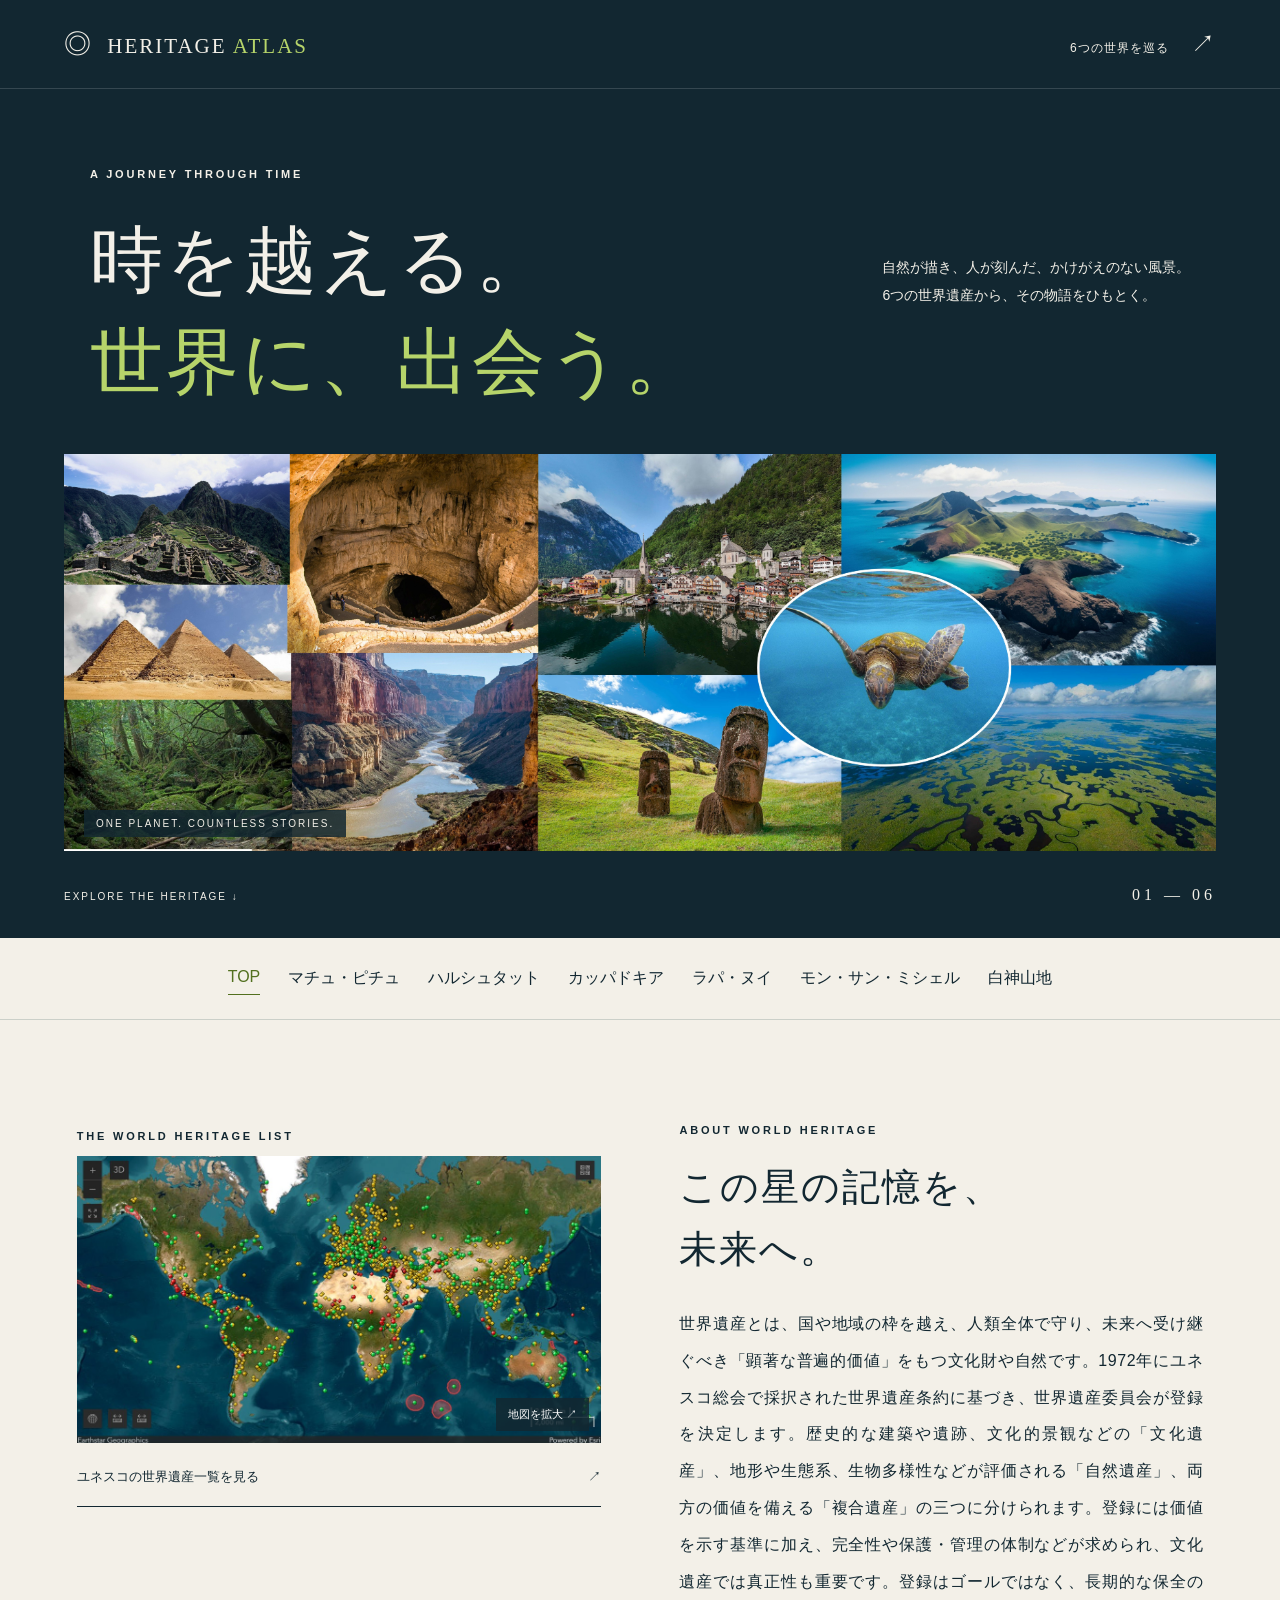
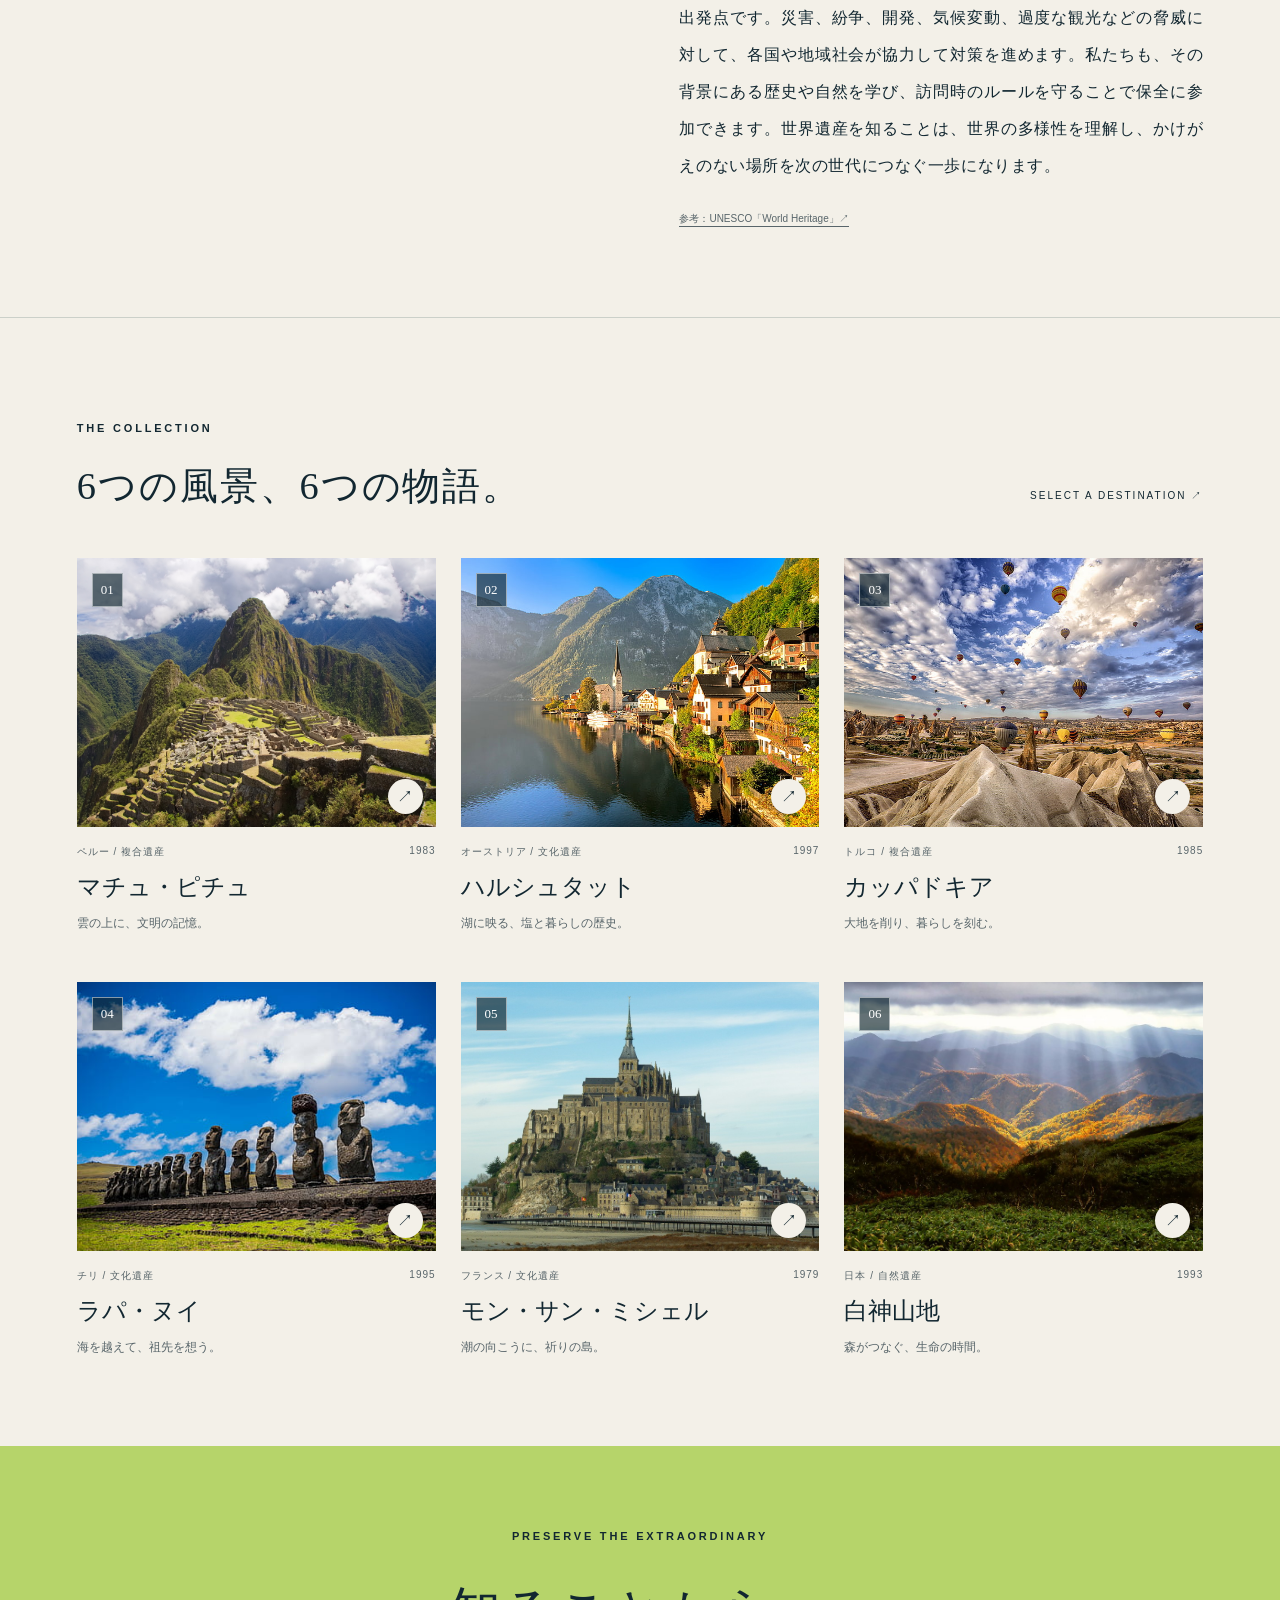
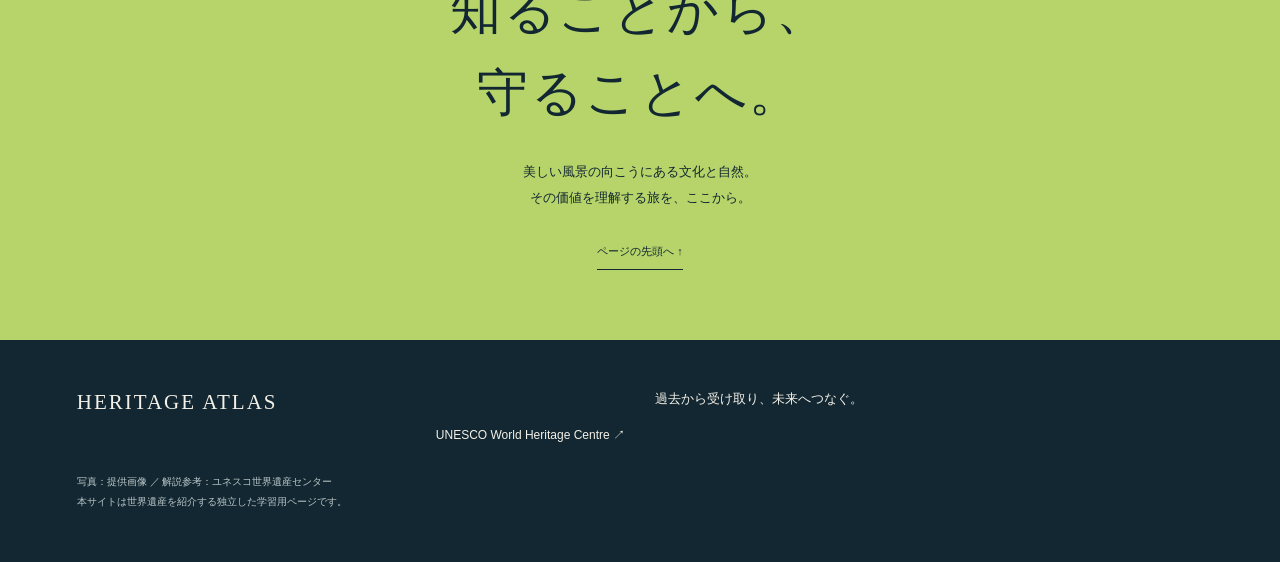
<file: index.html>
<!doctype html><html lang="ja"><head><meta charset="utf-8"><meta name="viewport" content="width=device-width,initial-scale=1"><title>世界遺産 — 時を越える旅 | HERITAGE ATLAS</title><meta name="description" content="写真とともに巡る、6つの世界遺産。自然と文化が織りなす物語を紹介します。"><link rel="stylesheet" href="style.css"><script src="script.js" defer></script></head><body><a class="skip" href="#main">本文へ</a><header class="header"><a class="brand" href="index.html"><span class="brand-mark">◎</span> HERITAGE <b>ATLAS</b></a><a class="header-link" href="index.html#destinations">6つの世界を巡る <span>↗</span></a></header><main id="main"><section class="home-hero"><div class="hero-title"><p class="eyebrow">A JOURNEY THROUGH TIME</p><h1>時を越える。<br><em>世界に、出会う。</em></h1><p class="hero-intro">自然が描き、人が刻んだ、かけがえのない風景。<br>6つの世界遺産から、その物語をひもとく。</p></div><div class="hero-collage"><img src="img/top.jpg" alt="世界各地の自然と文化を集めた世界遺産の写真"><span class="image-label">ONE PLANET. COUNTLESS STORIES.</span></div><a class="scroll-link" href="#about">EXPLORE THE HERITAGE ↓</a><span class="hero-number">01 — 06</span></section><nav class="dest-nav" aria-label="世界遺産メニュー"><a href="index.html">TOP</a><a href="machu-picchu.html">マチュ・ピチュ</a><a href="hallstatt.html">ハルシュタット</a><a href="cappadocia.html">カッパドキア</a><a href="rapa-nui.html">ラパ・ヌイ</a><a href="mont-saint-michel.html">モン・サン・ミシェル</a><a href="shirakami.html">白神山地</a></nav><section class="about section" id="about"><div class="map-column"><p class="eyebrow">THE WORLD HERITAGE LIST</p><button class="photo-button" data-photo="img/World Heritage List.jpg" data-alt="世界遺産の分布を示す世界地図" aria-label="世界遺産の地図を拡大"><img src="img/World Heritage List.jpg" alt="世界遺産の分布を示す世界地図"><span>地図を拡大 ↗</span></button><a class="text-link" href="https://whc.unesco.org/en/list/" target="_blank" rel="noopener noreferrer">ユネスコの世界遺産一覧を見る <span>↗</span></a></div><div class="about-text"><p class="eyebrow">ABOUT WORLD HERITAGE</p><h2>この星の記憶を、<br>未来へ。</h2><p class="prose">世界遺産とは、国や地域の枠を越え、人類全体で守り、未来へ受け継ぐべき「顕著な普遍的価値」をもつ文化財や自然です。1972年にユネスコ総会で採択された世界遺産条約に基づき、世界遺産委員会が登録を決定します。歴史的な建築や遺跡、文化的景観などの「文化遺産」、地形や生態系、生物多様性などが評価される「自然遺産」、両方の価値を備える「複合遺産」の三つに分けられます。登録には価値を示す基準に加え、完全性や保護・管理の体制などが求められ、文化遺産では真正性も重要です。登録はゴールではなく、長期的な保全の出発点です。災害、紛争、開発、気候変動、過度な観光などの脅威に対して、各国や地域社会が協力して対策を進めます。私たちも、その背景にある歴史や自然を学び、訪問時のルールを守ることで保全に参加できます。世界遺産を知ることは、世界の多様性を理解し、かけがえのない場所を次の世代につなぐ一歩になります。</p><a class="source" href="https://whc.unesco.org/en/about/" target="_blank" rel="noopener noreferrer">参考：UNESCO「World Heritage」↗</a></div></section><section class="collection section" id="destinations"><div class="section-heading"><div><p class="eyebrow">THE COLLECTION</p><h2>6つの風景、<em>6つの物語。</em></h2></div><span>SELECT A DESTINATION ↗</span></div><div class="cards"><a class="card" href="machu-picchu.html"><div class="card-img"><img src="img/MachuPikchu.jpg" alt="マチュ・ピチュの景観" loading="lazy"><span class="card-index">01</span><span class="card-arrow">↗</span></div><div class="card-meta"><span>ペルー / 複合遺産</span><span>1983</span></div><h3>マチュ・ピチュ</h3><p>雲の上に、文明の記憶。</p></a><a class="card" href="hallstatt.html"><div class="card-img"><img src="img/Hallstatt.jpg" alt="ハルシュタットの景観" loading="lazy"><span class="card-index">02</span><span class="card-arrow">↗</span></div><div class="card-meta"><span>オーストリア / 文化遺産</span><span>1997</span></div><h3>ハルシュタット</h3><p>湖に映る、塩と暮らしの歴史。</p></a><a class="card" href="cappadocia.html"><div class="card-img"><img src="img/Cappadocia.jpg" alt="カッパドキアの景観" loading="lazy"><span class="card-index">03</span><span class="card-arrow">↗</span></div><div class="card-meta"><span>トルコ / 複合遺産</span><span>1985</span></div><h3>カッパドキア</h3><p>大地を削り、暮らしを刻む。</p></a><a class="card" href="rapa-nui.html"><div class="card-img"><img src="img/moai.jpg" alt="ラパ・ヌイの景観" loading="lazy"><span class="card-index">04</span><span class="card-arrow">↗</span></div><div class="card-meta"><span>チリ / 文化遺産</span><span>1995</span></div><h3>ラパ・ヌイ</h3><p>海を越えて、祖先を想う。</p></a><a class="card" href="mont-saint-michel.html"><div class="card-img"><img src="img/mont_saint_michel.jpg" alt="モン・サン・ミシェルの景観" loading="lazy"><span class="card-index">05</span><span class="card-arrow">↗</span></div><div class="card-meta"><span>フランス / 文化遺産</span><span>1979</span></div><h3>モン・サン・ミシェル</h3><p>潮の向こうに、祈りの島。</p></a><a class="card" href="shirakami.html"><div class="card-img"><img src="img/shirakami.jpg" alt="白神山地の景観" loading="lazy"><span class="card-index">06</span><span class="card-arrow">↗</span></div><div class="card-meta"><span>日本 / 自然遺産</span><span>1993</span></div><h3>白神山地</h3><p>森がつなぐ、生命の時間。</p></a></div></section><section class="closing"><p class="eyebrow">PRESERVE THE EXTRAORDINARY</p><h2>知ることから、<br>守ることへ。</h2><p>美しい風景の向こうにある文化と自然。<br>その価値を理解する旅を、ここから。</p><a href="#main">ページの先頭へ ↑</a></section></main><footer><a class="brand" href="index.html">HERITAGE ATLAS</a><p>過去から受け取り、未来へつなぐ。</p><a href="https://whc.unesco.org/" target="_blank" rel="noopener noreferrer">UNESCO World Heritage Centre ↗</a><small>写真：提供画像 ／ 解説参考：ユネスコ世界遺産センター<br>本サイトは世界遺産を紹介する独立した学習用ページです。</small></footer><dialog id="photo-dialog" aria-label="写真の拡大表示"><button class="close" type="button" aria-label="閉じる">×</button><img alt=""><p>写真の外側をクリック、または Esc キーで閉じます。</p></dialog></body></html>
</file>
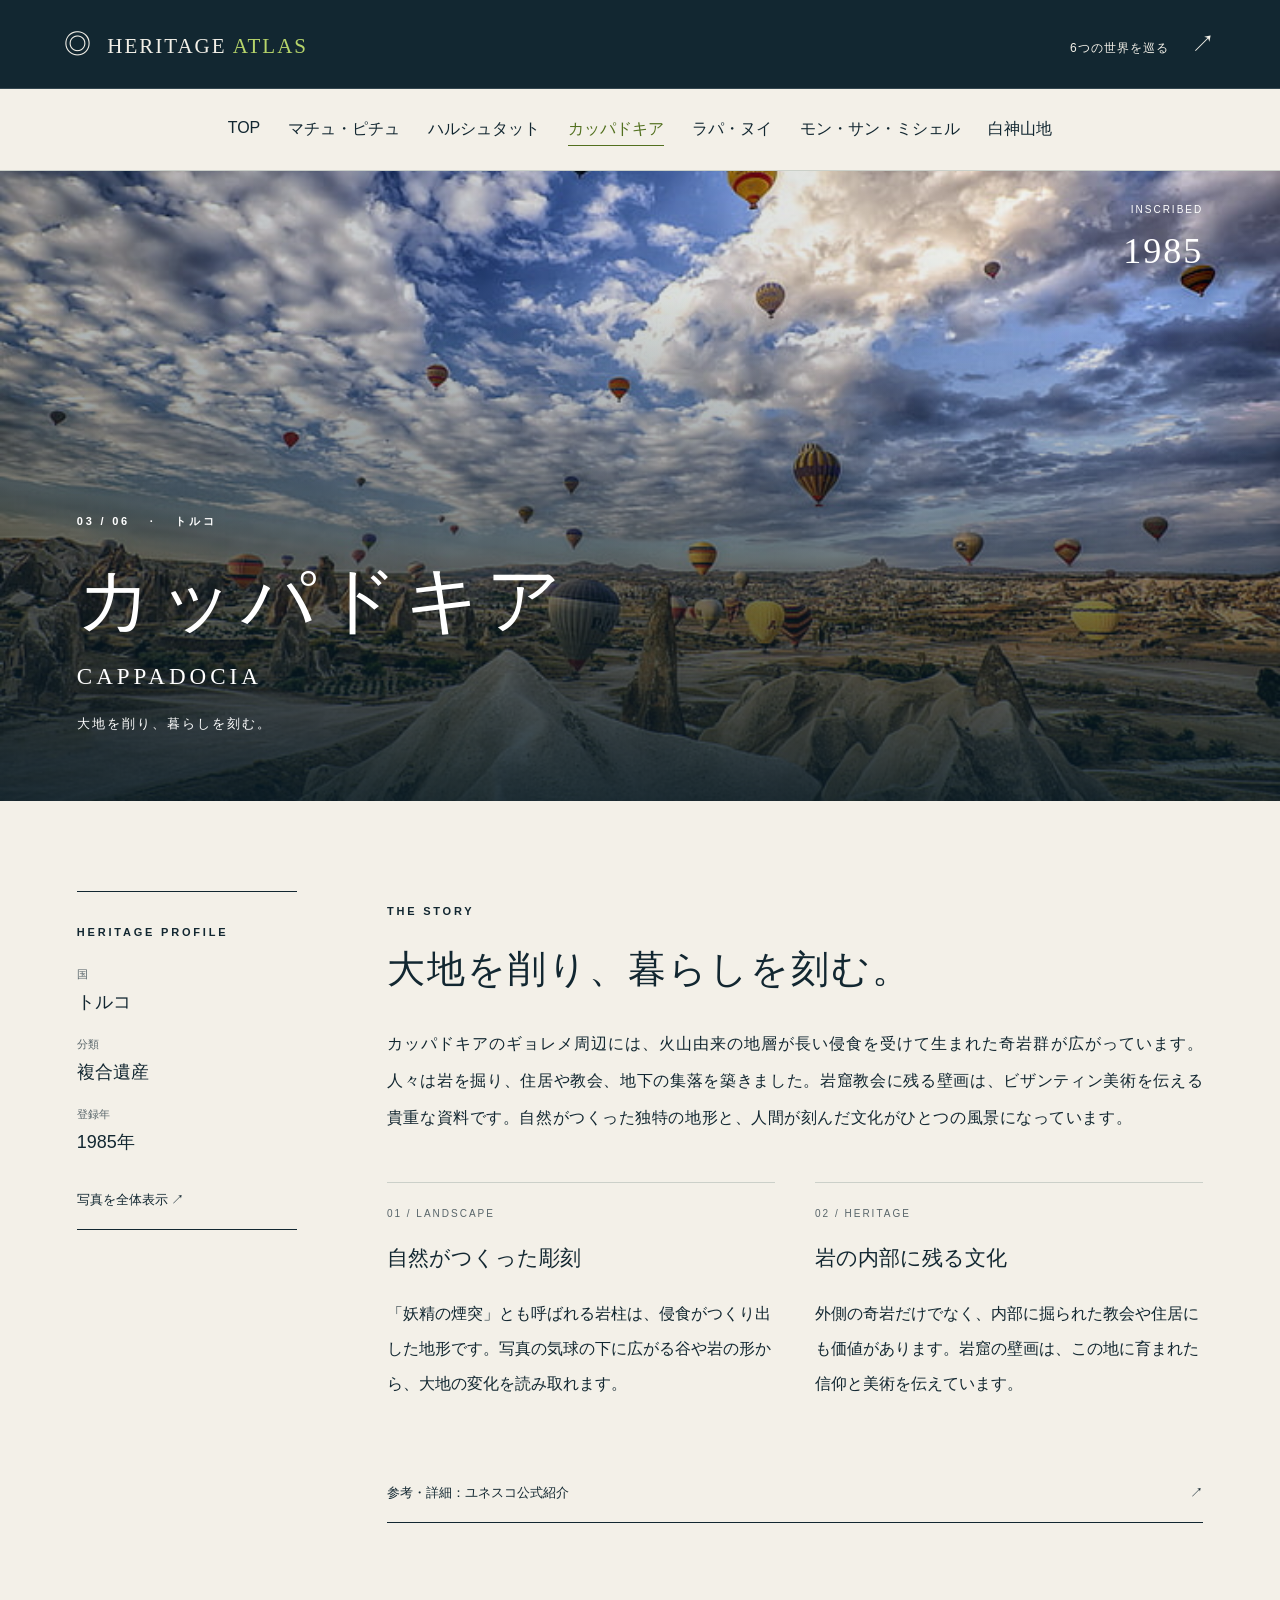
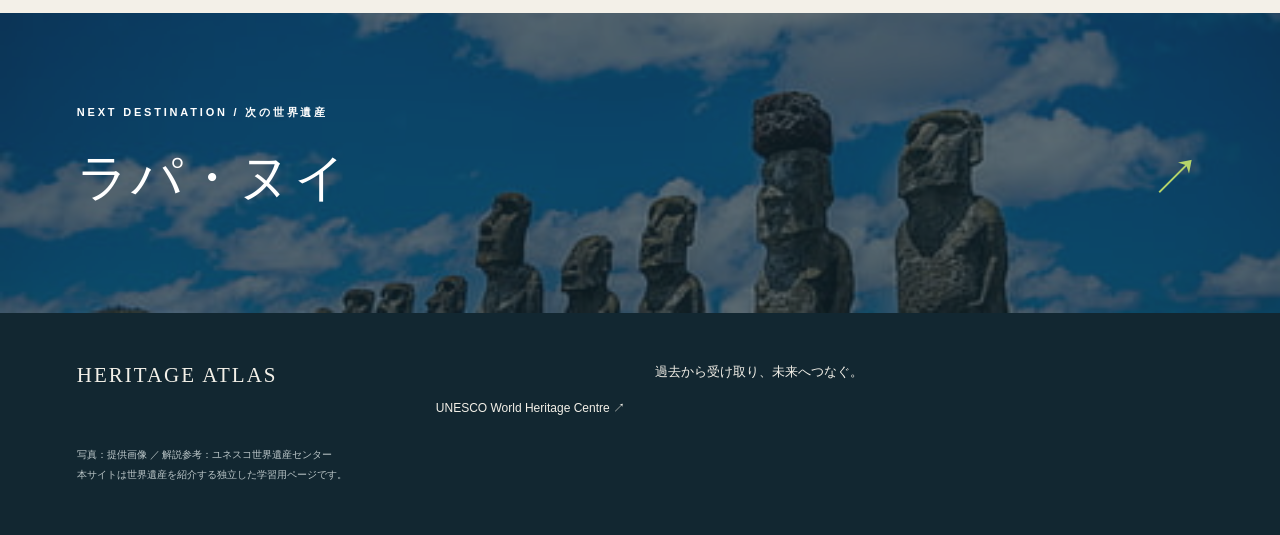
<file: cappadocia.html>
<!doctype html><html lang="ja"><head><meta charset="utf-8"><meta name="viewport" content="width=device-width,initial-scale=1"><title>カッパドキア | HERITAGE ATLAS</title><meta name="description" content="写真とともに巡る、6つの世界遺産。自然と文化が織りなす物語を紹介します。"><link rel="stylesheet" href="style.css"><script src="script.js" defer></script></head><body><a class="skip" href="#main">本文へ</a><header class="header"><a class="brand" href="index.html"><span class="brand-mark">◎</span> HERITAGE <b>ATLAS</b></a><a class="header-link" href="index.html#destinations">6つの世界を巡る <span>↗</span></a></header><main id="main"><nav class="dest-nav" aria-label="世界遺産メニュー"><a href="index.html">TOP</a><a href="machu-picchu.html">マチュ・ピチュ</a><a href="hallstatt.html">ハルシュタット</a><a href="cappadocia.html">カッパドキア</a><a href="rapa-nui.html">ラパ・ヌイ</a><a href="mont-saint-michel.html">モン・サン・ミシェル</a><a href="shirakami.html">白神山地</a></nav><section class="detail-hero"><img src="img/Cappadocia.jpg" alt="カッパドキアの景観"><div class="detail-shade"></div><div class="detail-title"><p class="eyebrow">03 / 06　 ·　 トルコ</p><h1>カッパドキア</h1><p class="detail-en">CAPPADOCIA</p><p class="detail-tag">大地を削り、暮らしを刻む。</p></div><span class="detail-year">INSCRIBED<br><b>1985</b></span></section><section class="detail-body section"><aside><p class="eyebrow">HERITAGE PROFILE</p><dl><dt>国</dt><dd>トルコ</dd><dt>分類</dt><dd>複合遺産</dd><dt>登録年</dt><dd>1985年</dd></dl><button class="text-link" data-photo="img/Cappadocia.jpg" data-alt="カッパドキアの景観">写真を全体表示 ↗</button></aside><article><p class="eyebrow">THE STORY</p><h2>大地を削り、暮らしを刻む。</h2><p class="lead prose">カッパドキアのギョレメ周辺には、火山由来の地層が長い侵食を受けて生まれた奇岩群が広がっています。人々は岩を掘り、住居や教会、地下の集落を築きました。岩窟教会に残る壁画は、ビザンティン美術を伝える貴重な資料です。自然がつくった独特の地形と、人間が刻んだ文化がひとつの風景になっています。</p><div class="insights"><section><span>01 / LANDSCAPE</span><h3>自然がつくった彫刻</h3><p>「妖精の煙突」とも呼ばれる岩柱は、侵食がつくり出した地形です。写真の気球の下に広がる谷や岩の形から、大地の変化を読み取れます。</p></section><section><span>02 / HERITAGE</span><h3>岩の内部に残る文化</h3><p>外側の奇岩だけでなく、内部に掘られた教会や住居にも価値があります。岩窟の壁画は、この地に育まれた信仰と美術を伝えています。</p></section></div><a class="text-link" href="https://whc.unesco.org/en/list/357/" target="_blank" rel="noopener noreferrer">参考・詳細：ユネスコ公式紹介 <span>↗</span></a></article></section><a class="next-destination" href="rapa-nui.html"><img src="img/moai.jpg" alt="" loading="lazy"><div><p class="eyebrow">NEXT DESTINATION / 次の世界遺産</p><h2>ラパ・ヌイ <span>↗</span></h2></div></a></main><footer><a class="brand" href="index.html">HERITAGE ATLAS</a><p>過去から受け取り、未来へつなぐ。</p><a href="https://whc.unesco.org/" target="_blank" rel="noopener noreferrer">UNESCO World Heritage Centre ↗</a><small>写真：提供画像 ／ 解説参考：ユネスコ世界遺産センター<br>本サイトは世界遺産を紹介する独立した学習用ページです。</small></footer><dialog id="photo-dialog" aria-label="写真の拡大表示"><button class="close" type="button" aria-label="閉じる">×</button><img alt=""><p>写真の外側をクリック、または Esc キーで閉じます。</p></dialog></body></html>
</file>
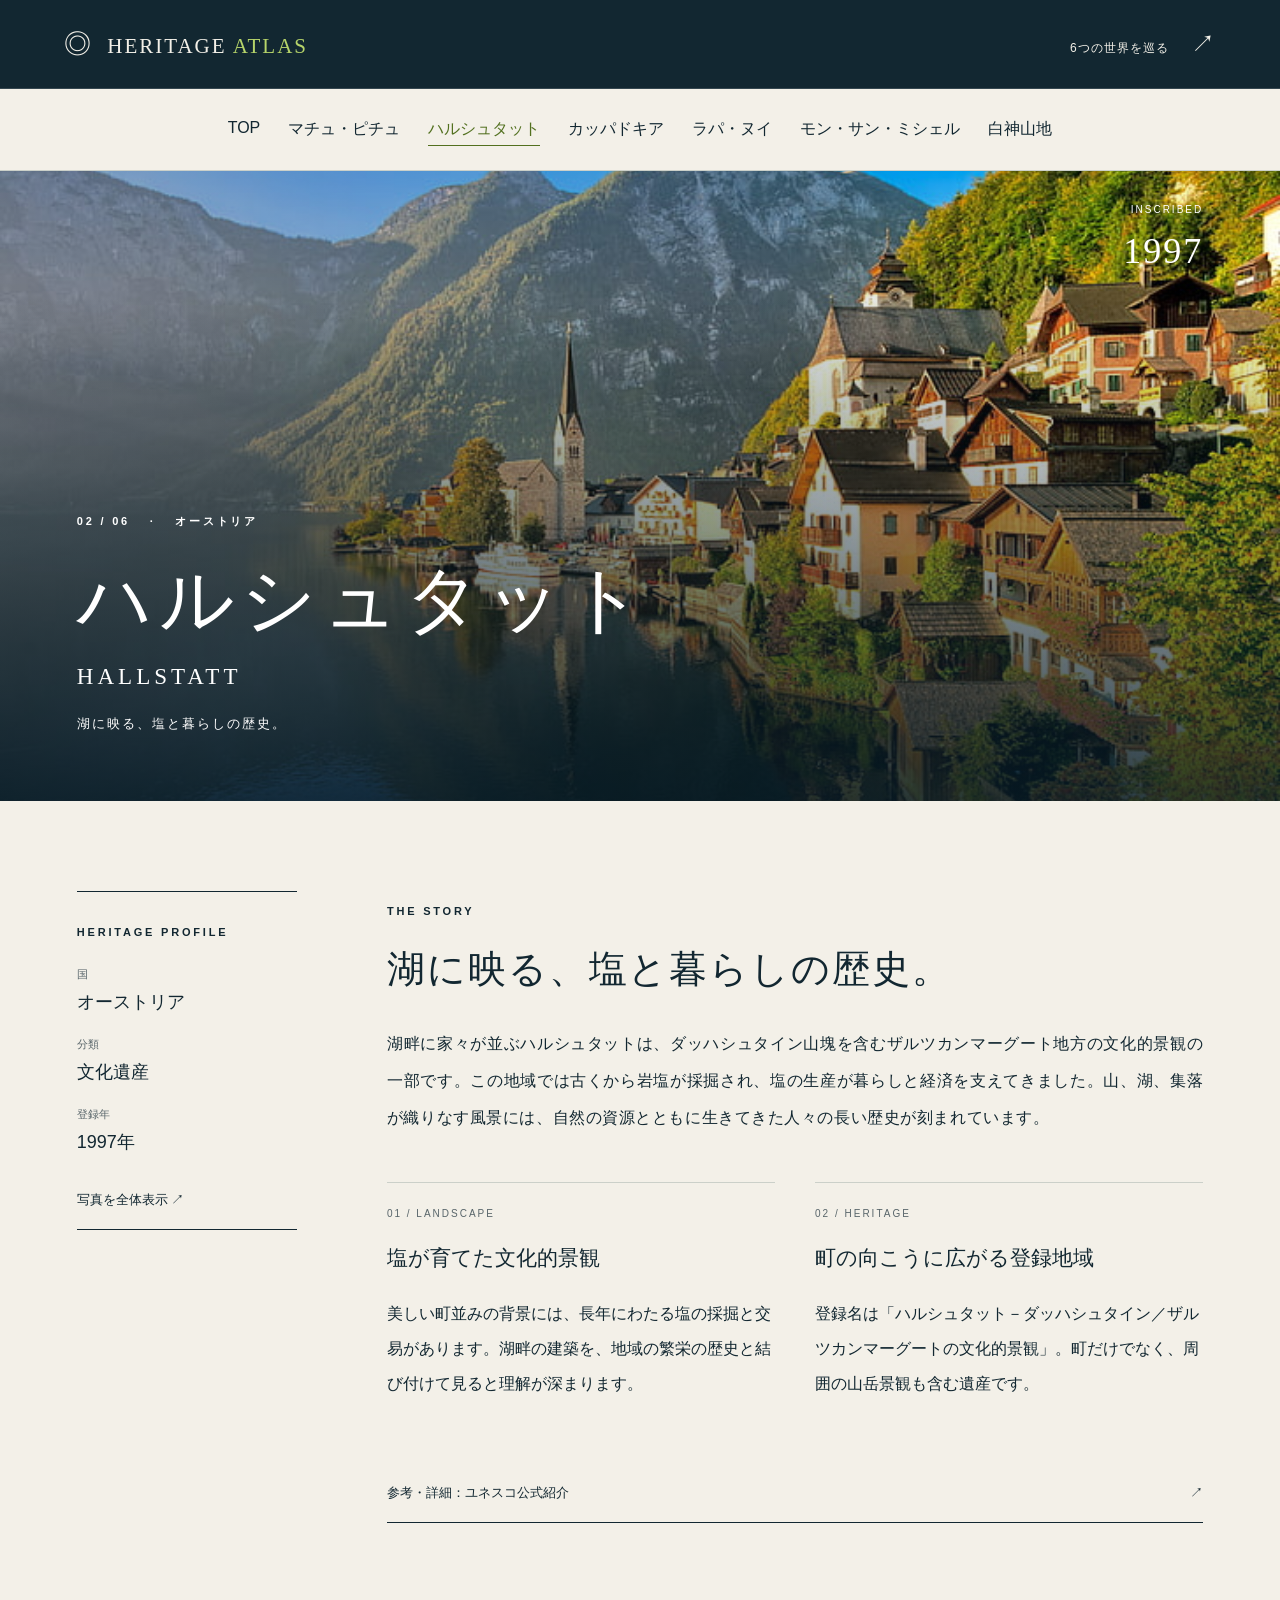
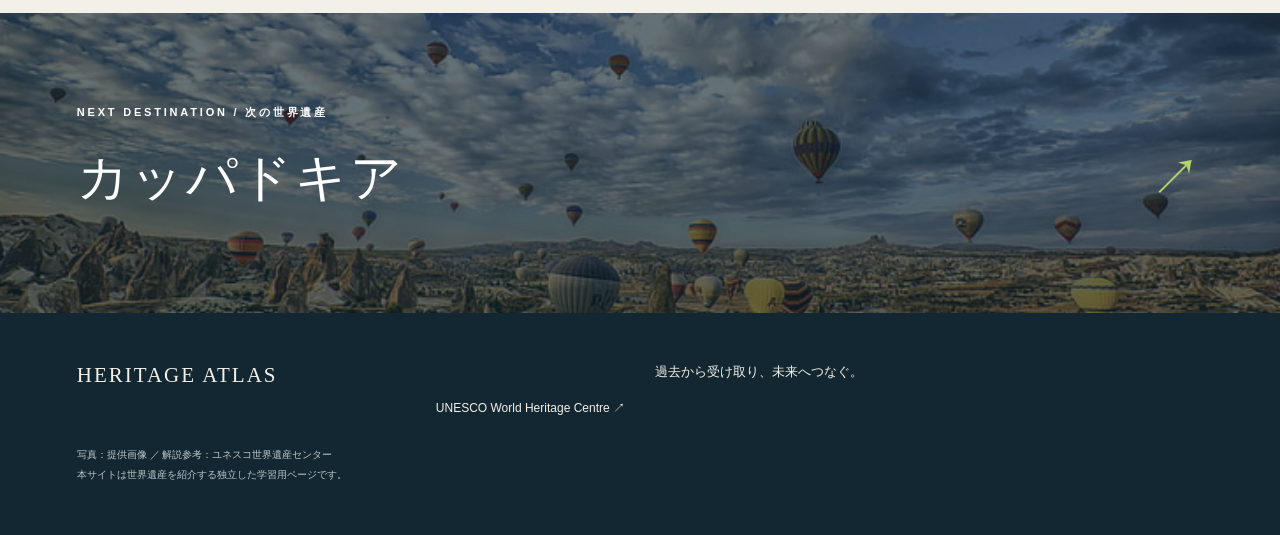
<file: hallstatt.html>
<!doctype html><html lang="ja"><head><meta charset="utf-8"><meta name="viewport" content="width=device-width,initial-scale=1"><title>ハルシュタット | HERITAGE ATLAS</title><meta name="description" content="写真とともに巡る、6つの世界遺産。自然と文化が織りなす物語を紹介します。"><link rel="stylesheet" href="style.css"><script src="script.js" defer></script></head><body><a class="skip" href="#main">本文へ</a><header class="header"><a class="brand" href="index.html"><span class="brand-mark">◎</span> HERITAGE <b>ATLAS</b></a><a class="header-link" href="index.html#destinations">6つの世界を巡る <span>↗</span></a></header><main id="main"><nav class="dest-nav" aria-label="世界遺産メニュー"><a href="index.html">TOP</a><a href="machu-picchu.html">マチュ・ピチュ</a><a href="hallstatt.html">ハルシュタット</a><a href="cappadocia.html">カッパドキア</a><a href="rapa-nui.html">ラパ・ヌイ</a><a href="mont-saint-michel.html">モン・サン・ミシェル</a><a href="shirakami.html">白神山地</a></nav><section class="detail-hero"><img src="img/Hallstatt.jpg" alt="ハルシュタットの景観"><div class="detail-shade"></div><div class="detail-title"><p class="eyebrow">02 / 06　 ·　 オーストリア</p><h1>ハルシュタット</h1><p class="detail-en">HALLSTATT</p><p class="detail-tag">湖に映る、塩と暮らしの歴史。</p></div><span class="detail-year">INSCRIBED<br><b>1997</b></span></section><section class="detail-body section"><aside><p class="eyebrow">HERITAGE PROFILE</p><dl><dt>国</dt><dd>オーストリア</dd><dt>分類</dt><dd>文化遺産</dd><dt>登録年</dt><dd>1997年</dd></dl><button class="text-link" data-photo="img/Hallstatt.jpg" data-alt="ハルシュタットの景観">写真を全体表示 ↗</button></aside><article><p class="eyebrow">THE STORY</p><h2>湖に映る、塩と暮らしの歴史。</h2><p class="lead prose">湖畔に家々が並ぶハルシュタットは、ダッハシュタイン山塊を含むザルツカンマーグート地方の文化的景観の一部です。この地域では古くから岩塩が採掘され、塩の生産が暮らしと経済を支えてきました。山、湖、集落が織りなす風景には、自然の資源とともに生きてきた人々の長い歴史が刻まれています。</p><div class="insights"><section><span>01 / LANDSCAPE</span><h3>塩が育てた文化的景観</h3><p>美しい町並みの背景には、長年にわたる塩の採掘と交易があります。湖畔の建築を、地域の繁栄の歴史と結び付けて見ると理解が深まります。</p></section><section><span>02 / HERITAGE</span><h3>町の向こうに広がる登録地域</h3><p>登録名は「ハルシュタット－ダッハシュタイン／ザルツカンマーグートの文化的景観」。町だけでなく、周囲の山岳景観も含む遺産です。</p></section></div><a class="text-link" href="https://whc.unesco.org/en/list/806/" target="_blank" rel="noopener noreferrer">参考・詳細：ユネスコ公式紹介 <span>↗</span></a></article></section><a class="next-destination" href="cappadocia.html"><img src="img/Cappadocia.jpg" alt="" loading="lazy"><div><p class="eyebrow">NEXT DESTINATION / 次の世界遺産</p><h2>カッパドキア <span>↗</span></h2></div></a></main><footer><a class="brand" href="index.html">HERITAGE ATLAS</a><p>過去から受け取り、未来へつなぐ。</p><a href="https://whc.unesco.org/" target="_blank" rel="noopener noreferrer">UNESCO World Heritage Centre ↗</a><small>写真：提供画像 ／ 解説参考：ユネスコ世界遺産センター<br>本サイトは世界遺産を紹介する独立した学習用ページです。</small></footer><dialog id="photo-dialog" aria-label="写真の拡大表示"><button class="close" type="button" aria-label="閉じる">×</button><img alt=""><p>写真の外側をクリック、または Esc キーで閉じます。</p></dialog></body></html>
</file>
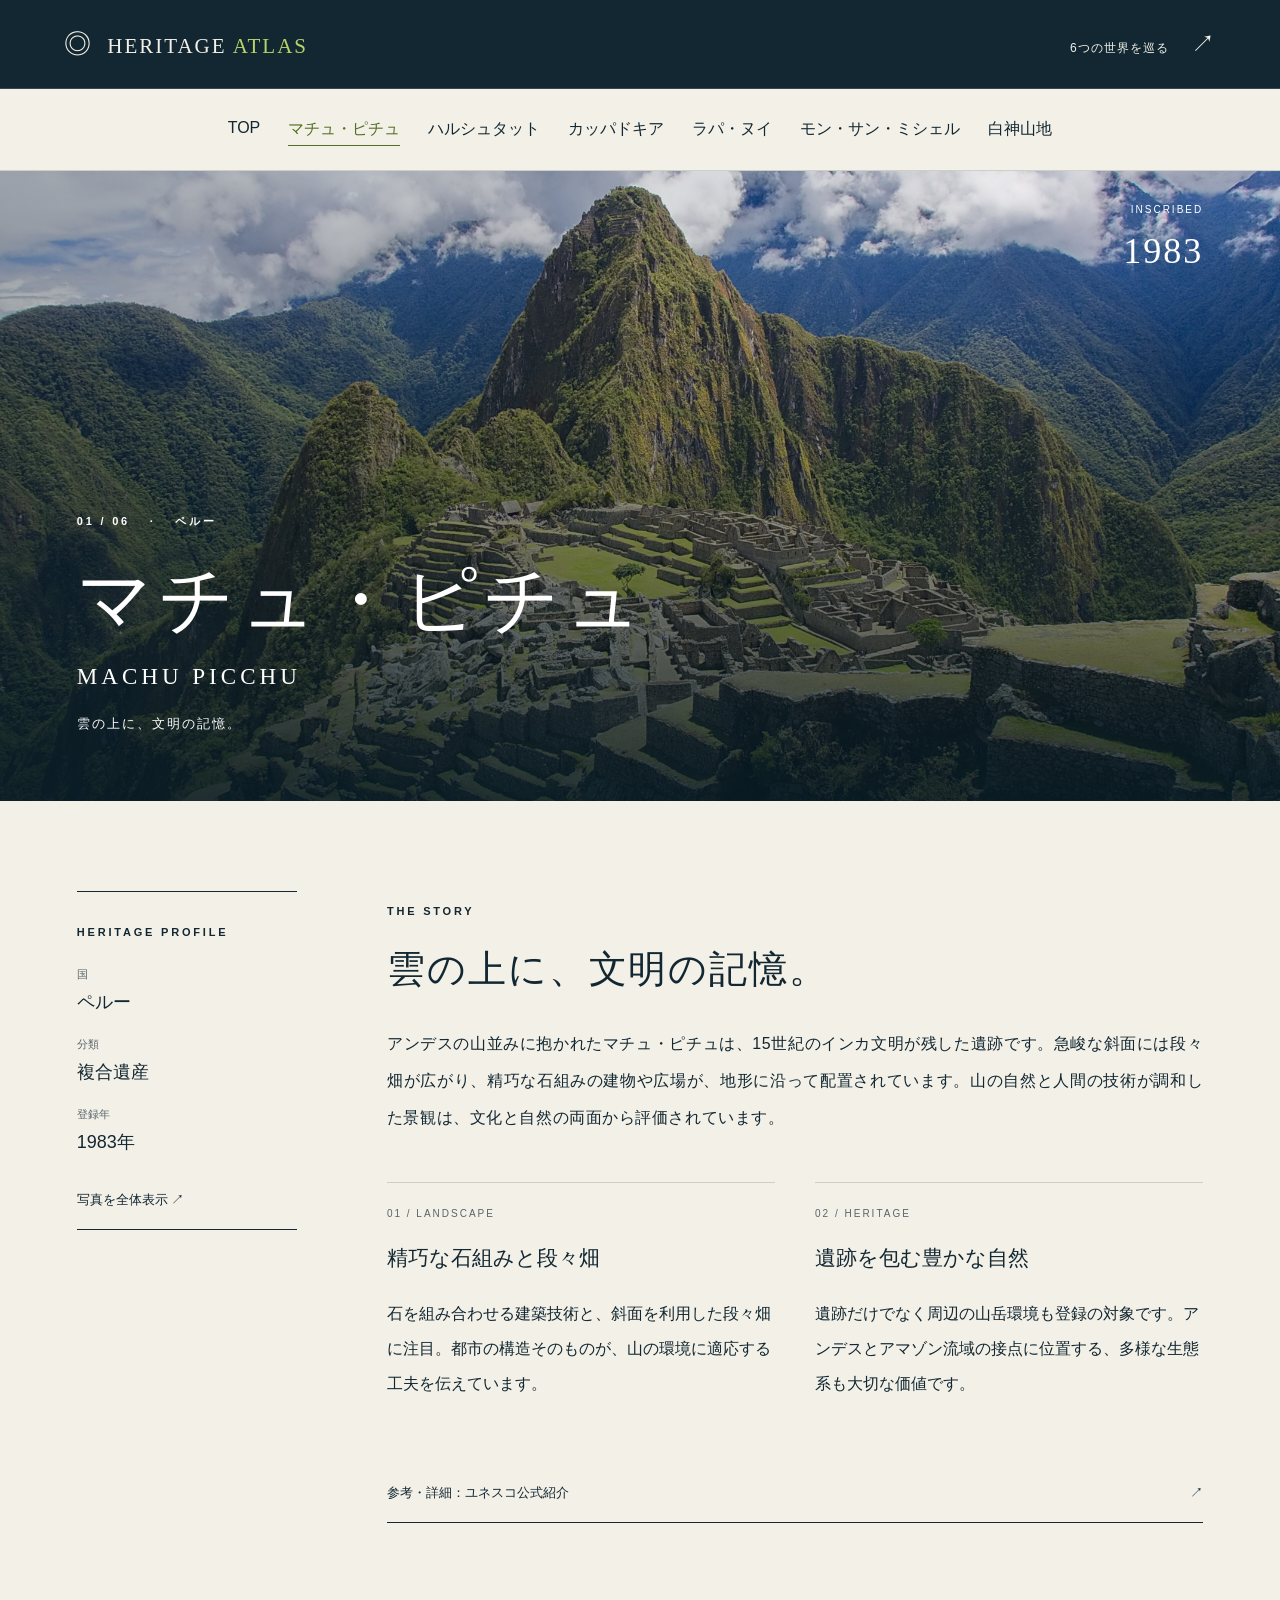
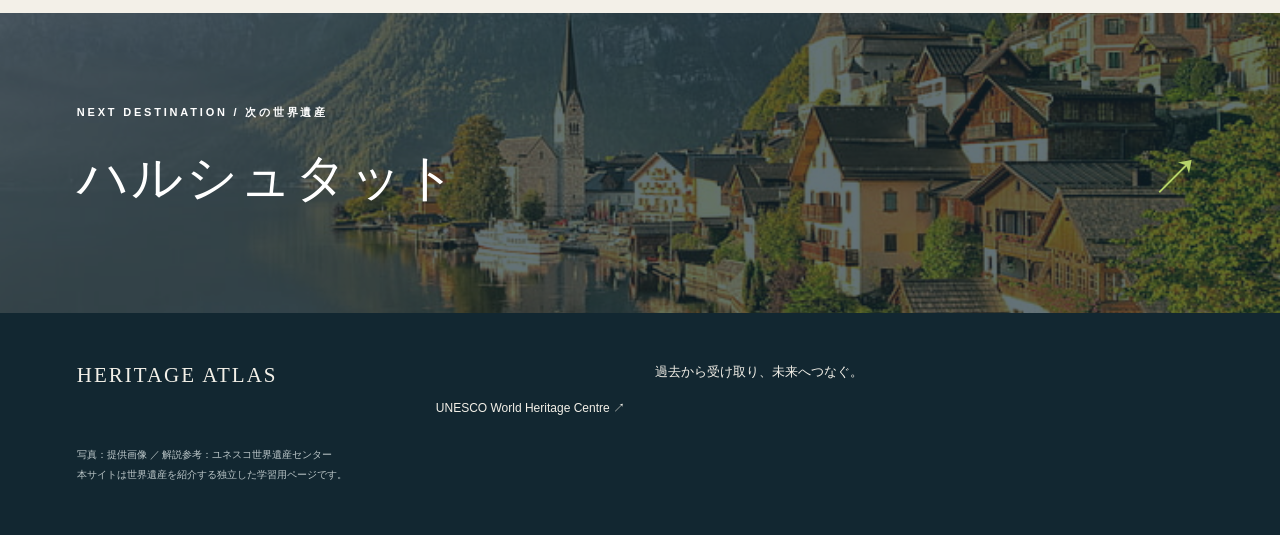
<file: machu-picchu.html>
<!doctype html><html lang="ja"><head><meta charset="utf-8"><meta name="viewport" content="width=device-width,initial-scale=1"><title>マチュ・ピチュ | HERITAGE ATLAS</title><meta name="description" content="写真とともに巡る、6つの世界遺産。自然と文化が織りなす物語を紹介します。"><link rel="stylesheet" href="style.css"><script src="script.js" defer></script></head><body><a class="skip" href="#main">本文へ</a><header class="header"><a class="brand" href="index.html"><span class="brand-mark">◎</span> HERITAGE <b>ATLAS</b></a><a class="header-link" href="index.html#destinations">6つの世界を巡る <span>↗</span></a></header><main id="main"><nav class="dest-nav" aria-label="世界遺産メニュー"><a href="index.html">TOP</a><a href="machu-picchu.html">マチュ・ピチュ</a><a href="hallstatt.html">ハルシュタット</a><a href="cappadocia.html">カッパドキア</a><a href="rapa-nui.html">ラパ・ヌイ</a><a href="mont-saint-michel.html">モン・サン・ミシェル</a><a href="shirakami.html">白神山地</a></nav><section class="detail-hero"><img src="img/MachuPikchu.jpg" alt="マチュ・ピチュの景観"><div class="detail-shade"></div><div class="detail-title"><p class="eyebrow">01 / 06　 ·　 ペルー</p><h1>マチュ・ピチュ</h1><p class="detail-en">MACHU PICCHU</p><p class="detail-tag">雲の上に、文明の記憶。</p></div><span class="detail-year">INSCRIBED<br><b>1983</b></span></section><section class="detail-body section"><aside><p class="eyebrow">HERITAGE PROFILE</p><dl><dt>国</dt><dd>ペルー</dd><dt>分類</dt><dd>複合遺産</dd><dt>登録年</dt><dd>1983年</dd></dl><button class="text-link" data-photo="img/MachuPikchu.jpg" data-alt="マチュ・ピチュの景観">写真を全体表示 ↗</button></aside><article><p class="eyebrow">THE STORY</p><h2>雲の上に、文明の記憶。</h2><p class="lead prose">アンデスの山並みに抱かれたマチュ・ピチュは、15世紀のインカ文明が残した遺跡です。急峻な斜面には段々畑が広がり、精巧な石組みの建物や広場が、地形に沿って配置されています。山の自然と人間の技術が調和した景観は、文化と自然の両面から評価されています。</p><div class="insights"><section><span>01 / LANDSCAPE</span><h3>精巧な石組みと段々畑</h3><p>石を組み合わせる建築技術と、斜面を利用した段々畑に注目。都市の構造そのものが、山の環境に適応する工夫を伝えています。</p></section><section><span>02 / HERITAGE</span><h3>遺跡を包む豊かな自然</h3><p>遺跡だけでなく周辺の山岳環境も登録の対象です。アンデスとアマゾン流域の接点に位置する、多様な生態系も大切な価値です。</p></section></div><a class="text-link" href="https://whc.unesco.org/en/list/274/" target="_blank" rel="noopener noreferrer">参考・詳細：ユネスコ公式紹介 <span>↗</span></a></article></section><a class="next-destination" href="hallstatt.html"><img src="img/Hallstatt.jpg" alt="" loading="lazy"><div><p class="eyebrow">NEXT DESTINATION / 次の世界遺産</p><h2>ハルシュタット <span>↗</span></h2></div></a></main><footer><a class="brand" href="index.html">HERITAGE ATLAS</a><p>過去から受け取り、未来へつなぐ。</p><a href="https://whc.unesco.org/" target="_blank" rel="noopener noreferrer">UNESCO World Heritage Centre ↗</a><small>写真：提供画像 ／ 解説参考：ユネスコ世界遺産センター<br>本サイトは世界遺産を紹介する独立した学習用ページです。</small></footer><dialog id="photo-dialog" aria-label="写真の拡大表示"><button class="close" type="button" aria-label="閉じる">×</button><img alt=""><p>写真の外側をクリック、または Esc キーで閉じます。</p></dialog></body></html>
</file>
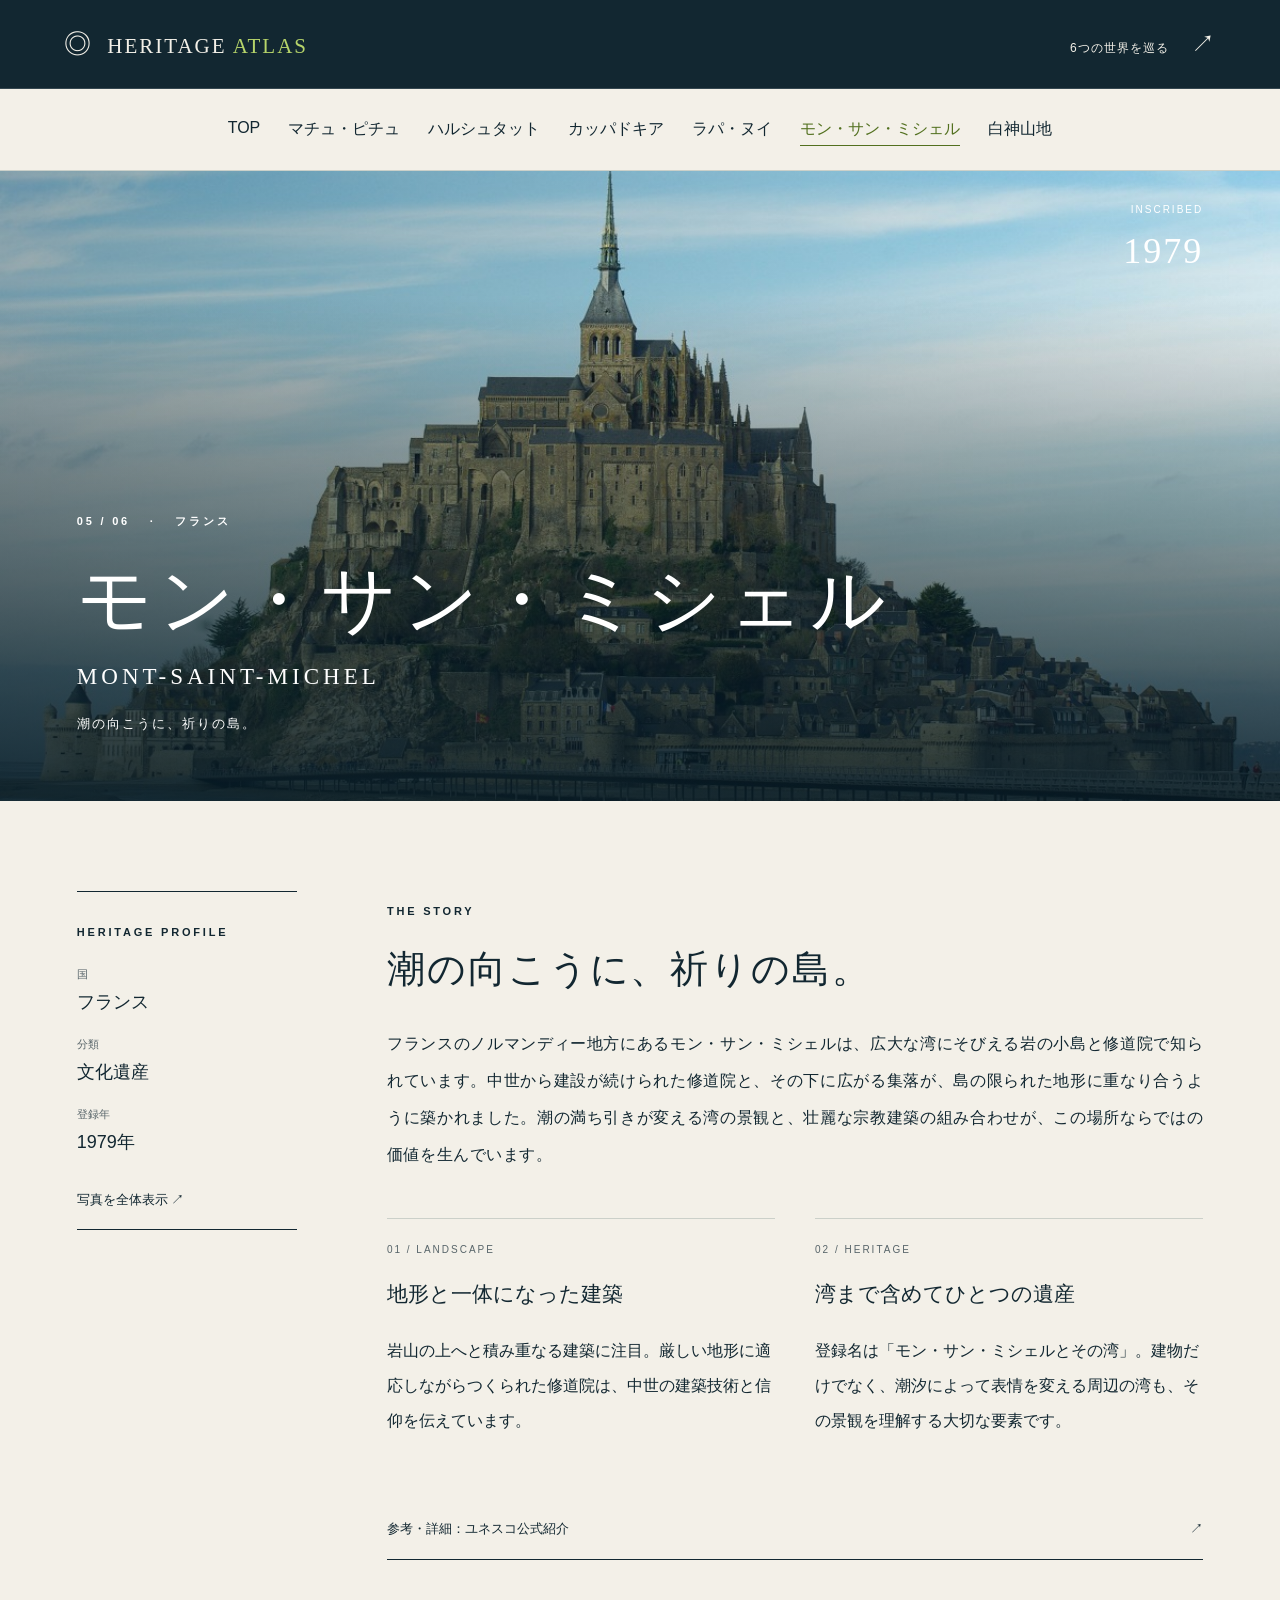
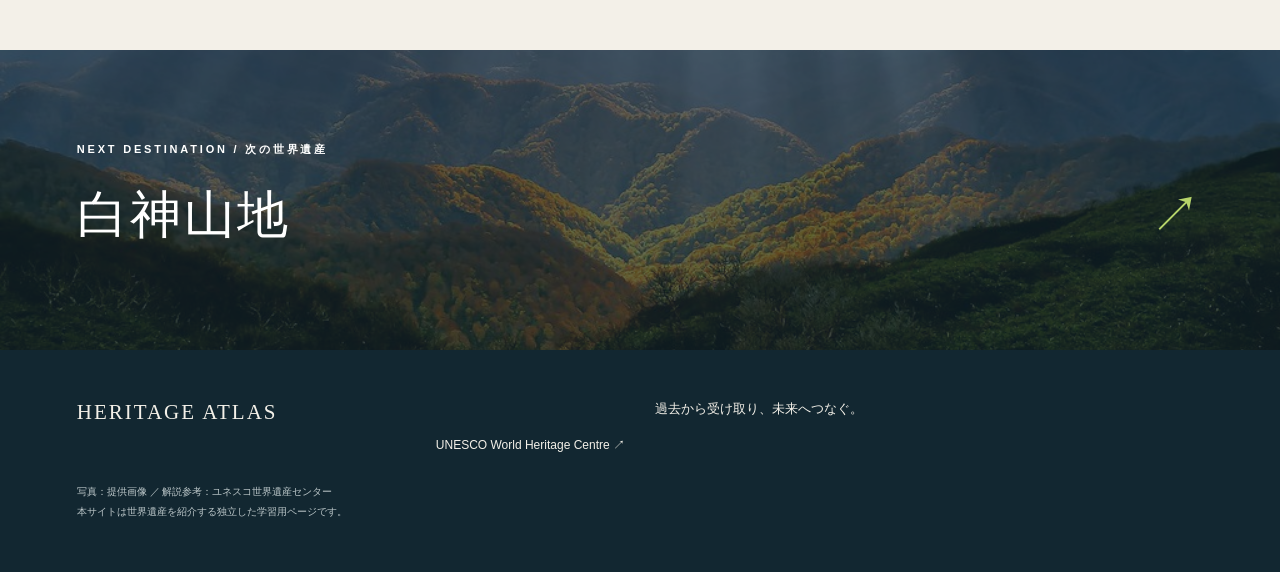
<file: mont-saint-michel.html>
<!doctype html><html lang="ja"><head><meta charset="utf-8"><meta name="viewport" content="width=device-width,initial-scale=1"><title>モン・サン・ミシェル | HERITAGE ATLAS</title><meta name="description" content="写真とともに巡る、6つの世界遺産。自然と文化が織りなす物語を紹介します。"><link rel="stylesheet" href="style.css"><script src="script.js" defer></script></head><body><a class="skip" href="#main">本文へ</a><header class="header"><a class="brand" href="index.html"><span class="brand-mark">◎</span> HERITAGE <b>ATLAS</b></a><a class="header-link" href="index.html#destinations">6つの世界を巡る <span>↗</span></a></header><main id="main"><nav class="dest-nav" aria-label="世界遺産メニュー"><a href="index.html">TOP</a><a href="machu-picchu.html">マチュ・ピチュ</a><a href="hallstatt.html">ハルシュタット</a><a href="cappadocia.html">カッパドキア</a><a href="rapa-nui.html">ラパ・ヌイ</a><a href="mont-saint-michel.html">モン・サン・ミシェル</a><a href="shirakami.html">白神山地</a></nav><section class="detail-hero"><img src="img/mont_saint_michel.jpg" alt="モン・サン・ミシェルの景観"><div class="detail-shade"></div><div class="detail-title"><p class="eyebrow">05 / 06　 ·　 フランス</p><h1>モン・サン・ミシェル</h1><p class="detail-en">MONT-SAINT-MICHEL</p><p class="detail-tag">潮の向こうに、祈りの島。</p></div><span class="detail-year">INSCRIBED<br><b>1979</b></span></section><section class="detail-body section"><aside><p class="eyebrow">HERITAGE PROFILE</p><dl><dt>国</dt><dd>フランス</dd><dt>分類</dt><dd>文化遺産</dd><dt>登録年</dt><dd>1979年</dd></dl><button class="text-link" data-photo="img/mont_saint_michel.jpg" data-alt="モン・サン・ミシェルの景観">写真を全体表示 ↗</button></aside><article><p class="eyebrow">THE STORY</p><h2>潮の向こうに、祈りの島。</h2><p class="lead prose">フランスのノルマンディー地方にあるモン・サン・ミシェルは、広大な湾にそびえる岩の小島と修道院で知られています。中世から建設が続けられた修道院と、その下に広がる集落が、島の限られた地形に重なり合うように築かれました。潮の満ち引きが変える湾の景観と、壮麗な宗教建築の組み合わせが、この場所ならではの価値を生んでいます。</p><div class="insights"><section><span>01 / LANDSCAPE</span><h3>地形と一体になった建築</h3><p>岩山の上へと積み重なる建築に注目。厳しい地形に適応しながらつくられた修道院は、中世の建築技術と信仰を伝えています。</p></section><section><span>02 / HERITAGE</span><h3>湾まで含めてひとつの遺産</h3><p>登録名は「モン・サン・ミシェルとその湾」。建物だけでなく、潮汐によって表情を変える周辺の湾も、その景観を理解する大切な要素です。</p></section></div><a class="text-link" href="https://whc.unesco.org/en/list/80/" target="_blank" rel="noopener noreferrer">参考・詳細：ユネスコ公式紹介 <span>↗</span></a></article></section><a class="next-destination" href="shirakami.html"><img src="img/shirakami.jpg" alt="" loading="lazy"><div><p class="eyebrow">NEXT DESTINATION / 次の世界遺産</p><h2>白神山地 <span>↗</span></h2></div></a></main><footer><a class="brand" href="index.html">HERITAGE ATLAS</a><p>過去から受け取り、未来へつなぐ。</p><a href="https://whc.unesco.org/" target="_blank" rel="noopener noreferrer">UNESCO World Heritage Centre ↗</a><small>写真：提供画像 ／ 解説参考：ユネスコ世界遺産センター<br>本サイトは世界遺産を紹介する独立した学習用ページです。</small></footer><dialog id="photo-dialog" aria-label="写真の拡大表示"><button class="close" type="button" aria-label="閉じる">×</button><img alt=""><p>写真の外側をクリック、または Esc キーで閉じます。</p></dialog></body></html>
</file>
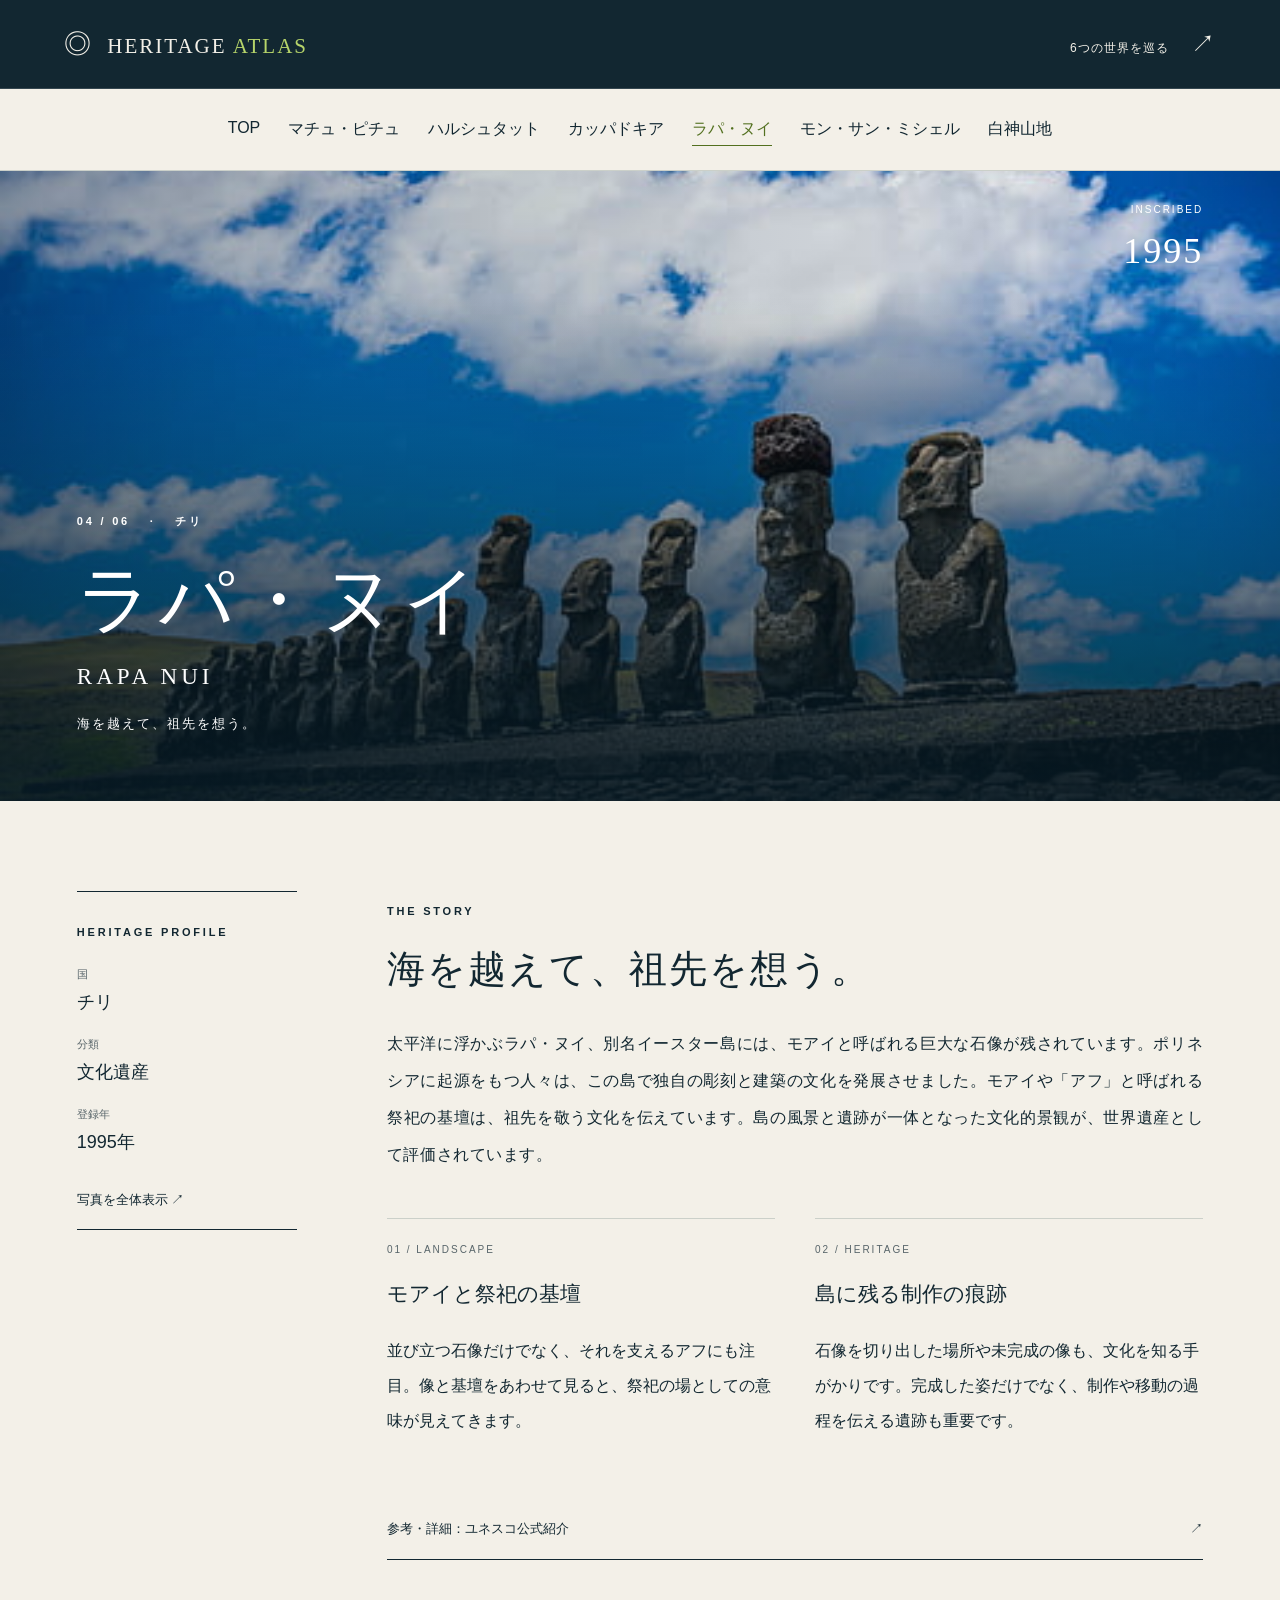
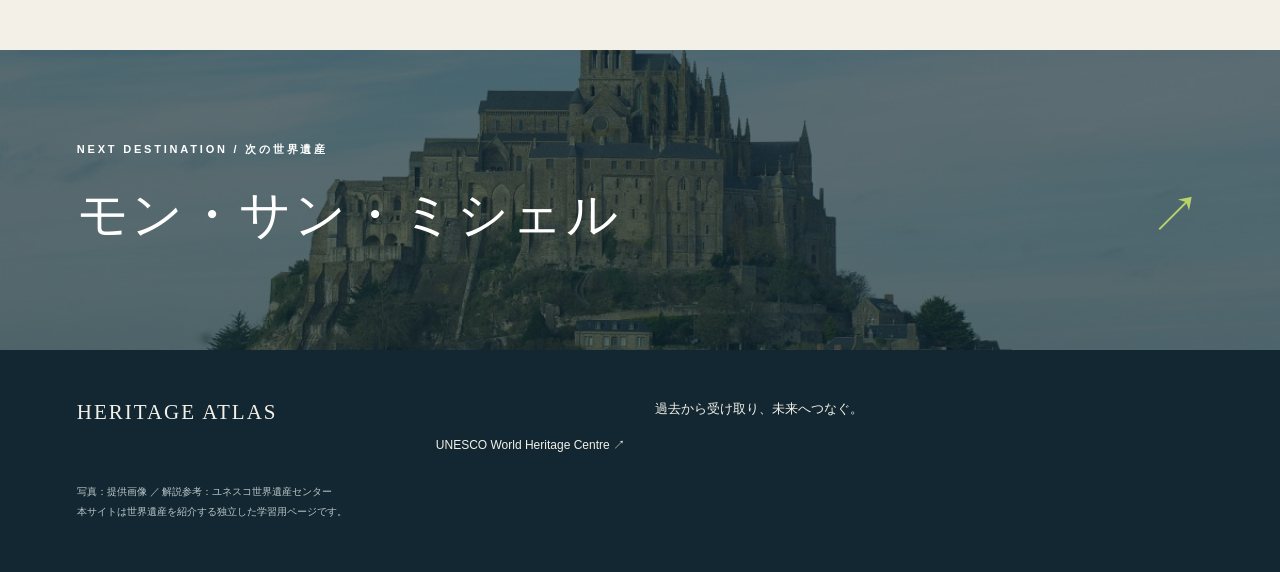
<file: rapa-nui.html>
<!doctype html><html lang="ja"><head><meta charset="utf-8"><meta name="viewport" content="width=device-width,initial-scale=1"><title>ラパ・ヌイ | HERITAGE ATLAS</title><meta name="description" content="写真とともに巡る、6つの世界遺産。自然と文化が織りなす物語を紹介します。"><link rel="stylesheet" href="style.css"><script src="script.js" defer></script></head><body><a class="skip" href="#main">本文へ</a><header class="header"><a class="brand" href="index.html"><span class="brand-mark">◎</span> HERITAGE <b>ATLAS</b></a><a class="header-link" href="index.html#destinations">6つの世界を巡る <span>↗</span></a></header><main id="main"><nav class="dest-nav" aria-label="世界遺産メニュー"><a href="index.html">TOP</a><a href="machu-picchu.html">マチュ・ピチュ</a><a href="hallstatt.html">ハルシュタット</a><a href="cappadocia.html">カッパドキア</a><a href="rapa-nui.html">ラパ・ヌイ</a><a href="mont-saint-michel.html">モン・サン・ミシェル</a><a href="shirakami.html">白神山地</a></nav><section class="detail-hero"><img src="img/moai.jpg" alt="ラパ・ヌイの景観"><div class="detail-shade"></div><div class="detail-title"><p class="eyebrow">04 / 06　 ·　 チリ</p><h1>ラパ・ヌイ</h1><p class="detail-en">RAPA NUI</p><p class="detail-tag">海を越えて、祖先を想う。</p></div><span class="detail-year">INSCRIBED<br><b>1995</b></span></section><section class="detail-body section"><aside><p class="eyebrow">HERITAGE PROFILE</p><dl><dt>国</dt><dd>チリ</dd><dt>分類</dt><dd>文化遺産</dd><dt>登録年</dt><dd>1995年</dd></dl><button class="text-link" data-photo="img/moai.jpg" data-alt="ラパ・ヌイの景観">写真を全体表示 ↗</button></aside><article><p class="eyebrow">THE STORY</p><h2>海を越えて、祖先を想う。</h2><p class="lead prose">太平洋に浮かぶラパ・ヌイ、別名イースター島には、モアイと呼ばれる巨大な石像が残されています。ポリネシアに起源をもつ人々は、この島で独自の彫刻と建築の文化を発展させました。モアイや「アフ」と呼ばれる祭祀の基壇は、祖先を敬う文化を伝えています。島の風景と遺跡が一体となった文化的景観が、世界遺産として評価されています。</p><div class="insights"><section><span>01 / LANDSCAPE</span><h3>モアイと祭祀の基壇</h3><p>並び立つ石像だけでなく、それを支えるアフにも注目。像と基壇をあわせて見ると、祭祀の場としての意味が見えてきます。</p></section><section><span>02 / HERITAGE</span><h3>島に残る制作の痕跡</h3><p>石像を切り出した場所や未完成の像も、文化を知る手がかりです。完成した姿だけでなく、制作や移動の過程を伝える遺跡も重要です。</p></section></div><a class="text-link" href="https://whc.unesco.org/en/list/715/" target="_blank" rel="noopener noreferrer">参考・詳細：ユネスコ公式紹介 <span>↗</span></a></article></section><a class="next-destination" href="mont-saint-michel.html"><img src="img/mont_saint_michel.jpg" alt="" loading="lazy"><div><p class="eyebrow">NEXT DESTINATION / 次の世界遺産</p><h2>モン・サン・ミシェル <span>↗</span></h2></div></a></main><footer><a class="brand" href="index.html">HERITAGE ATLAS</a><p>過去から受け取り、未来へつなぐ。</p><a href="https://whc.unesco.org/" target="_blank" rel="noopener noreferrer">UNESCO World Heritage Centre ↗</a><small>写真：提供画像 ／ 解説参考：ユネスコ世界遺産センター<br>本サイトは世界遺産を紹介する独立した学習用ページです。</small></footer><dialog id="photo-dialog" aria-label="写真の拡大表示"><button class="close" type="button" aria-label="閉じる">×</button><img alt=""><p>写真の外側をクリック、または Esc キーで閉じます。</p></dialog></body></html>
</file>
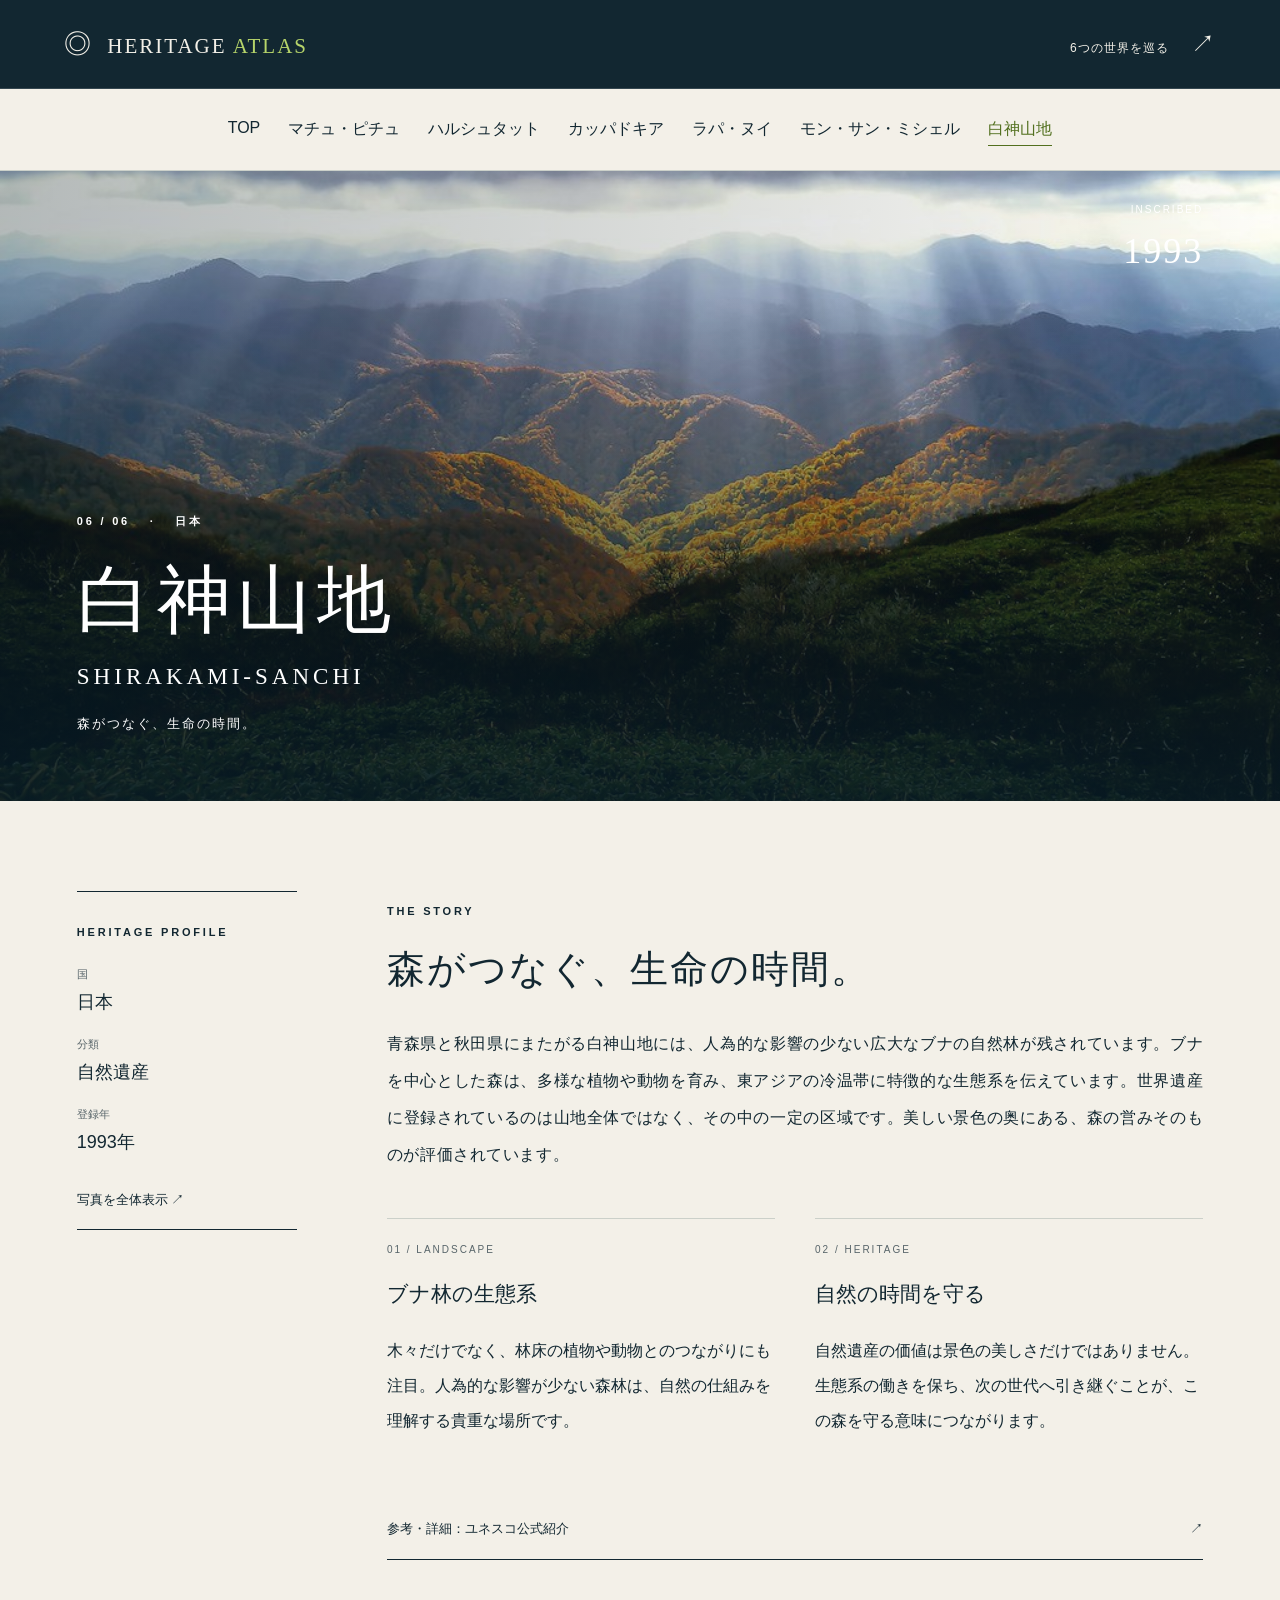
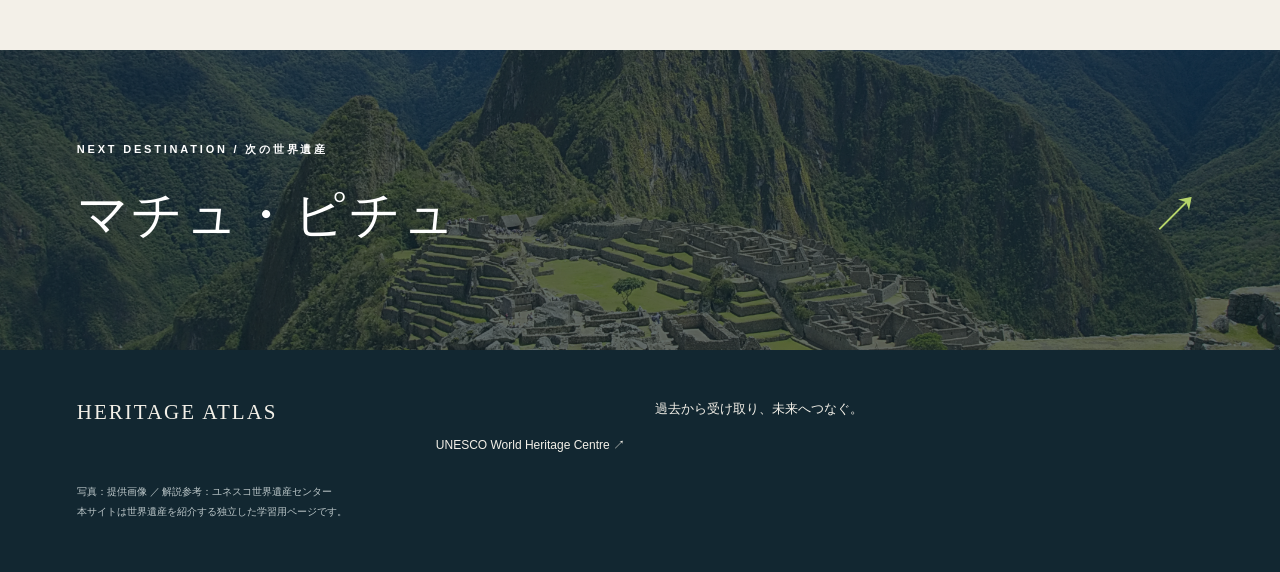
<file: shirakami.html>
<!doctype html><html lang="ja"><head><meta charset="utf-8"><meta name="viewport" content="width=device-width,initial-scale=1"><title>白神山地 | HERITAGE ATLAS</title><meta name="description" content="写真とともに巡る、6つの世界遺産。自然と文化が織りなす物語を紹介します。"><link rel="stylesheet" href="style.css"><script src="script.js" defer></script></head><body><a class="skip" href="#main">本文へ</a><header class="header"><a class="brand" href="index.html"><span class="brand-mark">◎</span> HERITAGE <b>ATLAS</b></a><a class="header-link" href="index.html#destinations">6つの世界を巡る <span>↗</span></a></header><main id="main"><nav class="dest-nav" aria-label="世界遺産メニュー"><a href="index.html">TOP</a><a href="machu-picchu.html">マチュ・ピチュ</a><a href="hallstatt.html">ハルシュタット</a><a href="cappadocia.html">カッパドキア</a><a href="rapa-nui.html">ラパ・ヌイ</a><a href="mont-saint-michel.html">モン・サン・ミシェル</a><a href="shirakami.html">白神山地</a></nav><section class="detail-hero"><img src="img/shirakami.jpg" alt="白神山地の景観"><div class="detail-shade"></div><div class="detail-title"><p class="eyebrow">06 / 06　 ·　 日本</p><h1>白神山地</h1><p class="detail-en">SHIRAKAMI-SANCHI</p><p class="detail-tag">森がつなぐ、生命の時間。</p></div><span class="detail-year">INSCRIBED<br><b>1993</b></span></section><section class="detail-body section"><aside><p class="eyebrow">HERITAGE PROFILE</p><dl><dt>国</dt><dd>日本</dd><dt>分類</dt><dd>自然遺産</dd><dt>登録年</dt><dd>1993年</dd></dl><button class="text-link" data-photo="img/shirakami.jpg" data-alt="白神山地の景観">写真を全体表示 ↗</button></aside><article><p class="eyebrow">THE STORY</p><h2>森がつなぐ、生命の時間。</h2><p class="lead prose">青森県と秋田県にまたがる白神山地には、人為的な影響の少ない広大なブナの自然林が残されています。ブナを中心とした森は、多様な植物や動物を育み、東アジアの冷温帯に特徴的な生態系を伝えています。世界遺産に登録されているのは山地全体ではなく、その中の一定の区域です。美しい景色の奥にある、森の営みそのものが評価されています。</p><div class="insights"><section><span>01 / LANDSCAPE</span><h3>ブナ林の生態系</h3><p>木々だけでなく、林床の植物や動物とのつながりにも注目。人為的な影響が少ない森林は、自然の仕組みを理解する貴重な場所です。</p></section><section><span>02 / HERITAGE</span><h3>自然の時間を守る</h3><p>自然遺産の価値は景色の美しさだけではありません。生態系の働きを保ち、次の世代へ引き継ぐことが、この森を守る意味につながります。</p></section></div><a class="text-link" href="https://whc.unesco.org/en/list/663/" target="_blank" rel="noopener noreferrer">参考・詳細：ユネスコ公式紹介 <span>↗</span></a></article></section><a class="next-destination" href="machu-picchu.html"><img src="img/MachuPikchu.jpg" alt="" loading="lazy"><div><p class="eyebrow">NEXT DESTINATION / 次の世界遺産</p><h2>マチュ・ピチュ <span>↗</span></h2></div></a></main><footer><a class="brand" href="index.html">HERITAGE ATLAS</a><p>過去から受け取り、未来へつなぐ。</p><a href="https://whc.unesco.org/" target="_blank" rel="noopener noreferrer">UNESCO World Heritage Centre ↗</a><small>写真：提供画像 ／ 解説参考：ユネスコ世界遺産センター<br>本サイトは世界遺産を紹介する独立した学習用ページです。</small></footer><dialog id="photo-dialog" aria-label="写真の拡大表示"><button class="close" type="button" aria-label="閉じる">×</button><img alt=""><p>写真の外側をクリック、または Esc キーで閉じます。</p></dialog></body></html>
</file>
<file: style.css>
:root{--ink:#122731;--paper:#f3f0e8;--accent:#b6d46a;--muted:#58656a;--line:#cbd0c9}*{box-sizing:border-box}html{scroll-behavior:smooth;scroll-padding-top:20px}body{margin:0;background:var(--paper);color:var(--ink);font-family:'Yu Gothic','Hiragino Kaku Gothic ProN',Meiryo,sans-serif}a{color:inherit;text-decoration:none}button{font:inherit;color:inherit;cursor:pointer}img{display:block;width:100%}::selection{background:var(--accent);color:var(--ink)}:focus-visible{outline:3px solid #d47736;outline-offset:5px}.skip{position:fixed;top:-100px;left:20px;background:white;padding:15px;z-index:99}.skip:focus{top:10px}.header{display:flex;justify-content:space-between;align-items:center;padding:26px 5%;background:var(--ink);color:var(--paper);border-bottom:1px solid #ffffff26}.brand{font-family:Georgia,serif;letter-spacing:2px;font-size:21px}.brand b{font-weight:400;color:var(--accent)}.brand-mark{font-size:27px;margin-right:7px}.header-link{font-size:12px;letter-spacing:1px}.header-link span{font-size:24px;margin-left:18px}.home-hero{background:var(--ink);color:var(--paper);padding:65px 5% 34px;position:relative}.hero-title{max-width:1100px;margin:auto}.eyebrow{font-size:11px;letter-spacing:2.8px;font-weight:bold;line-height:1.7}.hero-title h1{font-family:'Yu Mincho','Hiragino Mincho ProN',serif;font-weight:400;font-size:clamp(44px,5.7vw,85px);letter-spacing:.04em;line-height:1.4;margin:26px 0 18px}.hero-title h1 em{font-style:normal;color:var(--accent)}.hero-intro{font-size:14px;line-height:2;position:absolute;right:7%;top:150px;max-width:370px}.hero-collage{margin:40px auto 35px;max-width:1300px;position:relative;overflow:hidden}.hero-collage img{width:100%;height:auto}.image-label{position:absolute;bottom:14px;left:20px;font-size:10px;letter-spacing:2px;background:#122731d9;padding:8px 12px}.scroll-link{font-size:10px;letter-spacing:2px}.hero-number{float:right;letter-spacing:4px;font-family:Georgia,serif}.dest-nav{display:flex;justify-content:center;gap:28px;flex-wrap:wrap;padding:24px 4%;border-bottom:1px solid var(--line);font-size:12px;background:var(--paper)}.dest-nav a{position:relative;padding:6px 0}.dest-nav a:hover,.dest-nav a[aria-current]{color:#52701f}.dest-nav a:after{content:'';height:1px;background:currentColor;width:0;position:absolute;bottom:0;left:0;transition:width .25s}.dest-nav a:hover:after,.dest-nav a[aria-current]:after{width:100%}.section{max-width:1360px;margin:auto;padding:90px 6%}.about{display:grid;grid-template-columns:1fr 1fr;gap:7%}.map-column{padding-top:6px}.photo-button{border:0;padding:0;background:var(--ink);width:100%;position:relative;overflow:hidden}.photo-button img{height:auto;transition:transform .5s}.photo-button:hover img{transform:scale(1.035)}.photo-button span{position:absolute;bottom:12px;right:12px;color:white;background:#122731d9;font-size:11px;padding:9px 12px}.text-link{display:flex;justify-content:space-between;align-items:center;gap:15px;border:0;border-bottom:1px solid var(--ink);padding:18px 0;width:100%;background:none;text-align:left;font-size:13px;line-height:1.8}.text-link:hover{color:#52701f}.about-text h2,h2{font-family:'Yu Mincho','Hiragino Mincho ProN',Georgia,serif;font-weight:400;font-size:clamp(30px,3vw,46px);line-height:1.6;margin:18px 0 26px;letter-spacing:.05em}.prose{font-size:14px;line-height:2.3;text-align:justify;letter-spacing:.035em}.source{display:inline-block;font-size:10px;margin-top:12px;color:var(--muted);border-bottom:1px solid}.collection{border-top:1px solid var(--line)}.section-heading{display:flex;align-items:end;justify-content:space-between;gap:20px;margin-bottom:40px}.section-heading h2{margin-bottom:0}.section-heading em{font-style:normal}.section-heading>span{font-size:10px;letter-spacing:2px;padding-bottom:15px;white-space:nowrap}.cards{display:grid;grid-template-columns:repeat(3,1fr);gap:50px 25px}.card-img{position:relative;overflow:hidden;aspect-ratio:4/3;background:var(--ink)}.card-img img{height:100%;object-fit:cover;transition:transform .6s,filter .6s}.card:hover img{transform:scale(1.06);filter:saturate(1.1)}.card-index{position:absolute;top:15px;left:15px;color:white;background:#122731a6;border:1px solid #ffffff80;padding:8px;font-family:Georgia,serif;font-size:13px}.card-arrow{position:absolute;right:13px;bottom:13px;background:var(--paper);width:35px;height:35px;text-align:center;line-height:35px;border-radius:50%;transition:background .25s}.card:hover .card-arrow{background:var(--accent)}.card-meta{display:flex;justify-content:space-between;font-size:10px;color:var(--muted);margin-top:18px;letter-spacing:1px}.card h3{font-weight:400;font-family:'Yu Mincho',serif;font-size:24px;margin:12px 0}.card p{font-size:12px;color:var(--muted);margin:0}.closing{text-align:center;background:var(--accent);padding:70px 20px}.closing h2{font-size:clamp(35px,4vw,56px);margin:25px 0}.closing>p:not(.eyebrow){font-size:13px;line-height:2}.closing a{display:inline-block;font-size:11px;border-bottom:1px solid;margin-top:20px;padding-bottom:10px}footer{background:var(--ink);color:var(--paper);padding:50px 6%;display:grid;grid-template-columns:1fr 1fr;gap:12px 30px}footer p{margin:0;font-size:13px}footer>a:not(.brand){font-size:12px;justify-self:end}footer small{font-size:10px;line-height:2;color:#bcc7c9;grid-column:1/-1;margin-top:16px}.detail-hero{height:70vh;min-height:480px;max-height:850px;position:relative;color:white;background:var(--ink);overflow:hidden}.detail-hero>img{height:100%;object-fit:cover}.detail-shade{position:absolute;inset:0;background:linear-gradient(0deg,#071b26d9,transparent 80%),linear-gradient(90deg,#071b264d,transparent)}.detail-title{position:absolute;left:6%;bottom:55px;right:6%}.detail-title h1{font-family:'Yu Mincho',serif;font-weight:400;letter-spacing:.08em;font-size:clamp(34px,5.8vw,82px);line-height:1.4;margin:18px 0 10px}.detail-en{font-family:Georgia,serif;letter-spacing:4px;font-size:clamp(13px,1.8vw,24px);margin:0}.detail-tag{font-size:13px;margin-top:25px;letter-spacing:2px}.detail-year{position:absolute;right:6%;top:30px;font-size:10px;letter-spacing:2px;text-align:right;line-height:1.8}.detail-year b{font-size:36px;font-weight:400;font-family:Georgia,serif}.detail-body{display:grid;grid-template-columns:220px 1fr;gap:8%}.detail-body aside{border-top:1px solid var(--ink);padding-top:20px}dl{margin-top:25px}dt{font-size:11px;color:var(--muted);margin-top:23px}dd{margin:8px 0 0;font-size:18px}article h2{font-size:clamp(28px,3vw,42px)}.lead{font-size:16px}.insights{display:grid;grid-template-columns:1fr 1fr;gap:40px;margin:45px 0}.insights section{border-top:1px solid var(--line);padding-top:20px}.insights span{font-size:10px;letter-spacing:2px;color:var(--muted)}.insights h3{font-family:'Yu Mincho',serif;font-size:21px;font-weight:400;line-height:1.6}.insights p{font-size:13px;line-height:2.2}.next-destination{height:300px;display:flex;align-items:center;position:relative;overflow:hidden;background:var(--ink);color:white}.next-destination>img{position:absolute;inset:0;height:100%;object-fit:cover;opacity:.35;transition:transform .6s}.next-destination:hover>img{transform:scale(1.04)}.next-destination>div{position:relative;width:100%;padding:0 6%}.next-destination h2{margin:15px 0;font-size:clamp(30px,4vw,54px);display:flex;justify-content:space-between}.next-destination h2 span{color:var(--accent)}dialog{border:0;background:var(--ink);color:white;padding:30px;max-width:94vw;max-height:94vh;overflow:auto}dialog::backdrop{background:#041018e8}dialog img{width:auto;max-width:85vw;max-height:75vh;object-fit:contain;margin:auto}dialog p{text-align:center;font-size:10px}dialog .close{position:absolute;right:2px;top:0;border:0;background:var(--ink);color:white;font-size:28px;width:30px;height:30px}
@media(min-width:1500px){.hero-intro{right:calc((100vw - 1150px)/2)}}@media(max-width:950px){.hero-intro{position:static}.hero-title h1{font-size:57px}.home-hero{padding-top:40px}.about{gap:5%}.dest-nav{gap:18px}.cards{grid-template-columns:repeat(2,1fr)}.section-heading{display:block}.section-heading>span{display:block;margin-top:20px}.detail-body{grid-template-columns:170px 1fr;gap:6%}.insights{grid-template-columns:1fr;gap:20px}.detail-hero{height:60vh}}
@media(max-width:600px){.header{padding:18px 5%}.brand{font-size:16px}.header-link{font-size:10px}.header-link span{margin-left:5px}.brand-mark{font-size:20px}.hero-title h1{font-size:40px;line-height:1.5}.hero-intro{font-size:12px}.home-hero{padding-top:30px}.hero-collage{margin-top:28px}.image-label{font-size:7px;left:8px;bottom:7px;padding:6px}.hero-number{font-size:12px}.scroll-link{font-size:8px}.dest-nav{padding:14px 5%;gap:8px 20px;font-size:11px}.section{padding:50px 6%}.about{grid-template-columns:1fr;gap:42px}.about-text h2{font-size:34px}.cards{gap:35px 15px}.card h3{font-size:18px;line-height:1.5}.card p{font-size:10px;line-height:1.8}.card-meta{font-size:8px;letter-spacing:0}.card-index{top:9px;left:9px;padding:5px;font-size:10px}.card-arrow{width:27px;height:27px;line-height:27px;right:9px;bottom:9px}.card-img{aspect-ratio:3/4}.section-heading h2{font-size:28px}.section-heading em{display:block}.detail-hero{height:62vh;min-height:420px}.detail-title{bottom:30px}.detail-title h1{font-size:33px;letter-spacing:.04em}.detail-en{font-size:12px;letter-spacing:2px}.detail-tag{font-size:11px;letter-spacing:1px}.detail-year b{font-size:28px}.detail-body{grid-template-columns:1fr;gap:40px}.detail-body aside dl{display:grid;grid-template-columns:repeat(3,1fr);margin-bottom:25px}dt{grid-row:1;margin:0}dd{grid-row:2;font-size:16px}.lead{font-size:14px}footer{grid-template-columns:1fr;gap:20px}footer>a:not(.brand){justify-self:start}footer small{grid-column:auto}.next-destination{height:220px}dialog{padding:28px 8px}dialog img{max-width:88vw}}
@media(prefers-reduced-motion:reduce){html{scroll-behavior:auto}*{transition:none!important}}

/* 本文とメニューの文字サイズ（全画面幅共通） */
.prose, .lead, .insights p { font-size: 16px; }
.dest-nav { font-size: 16px; }
</file>
